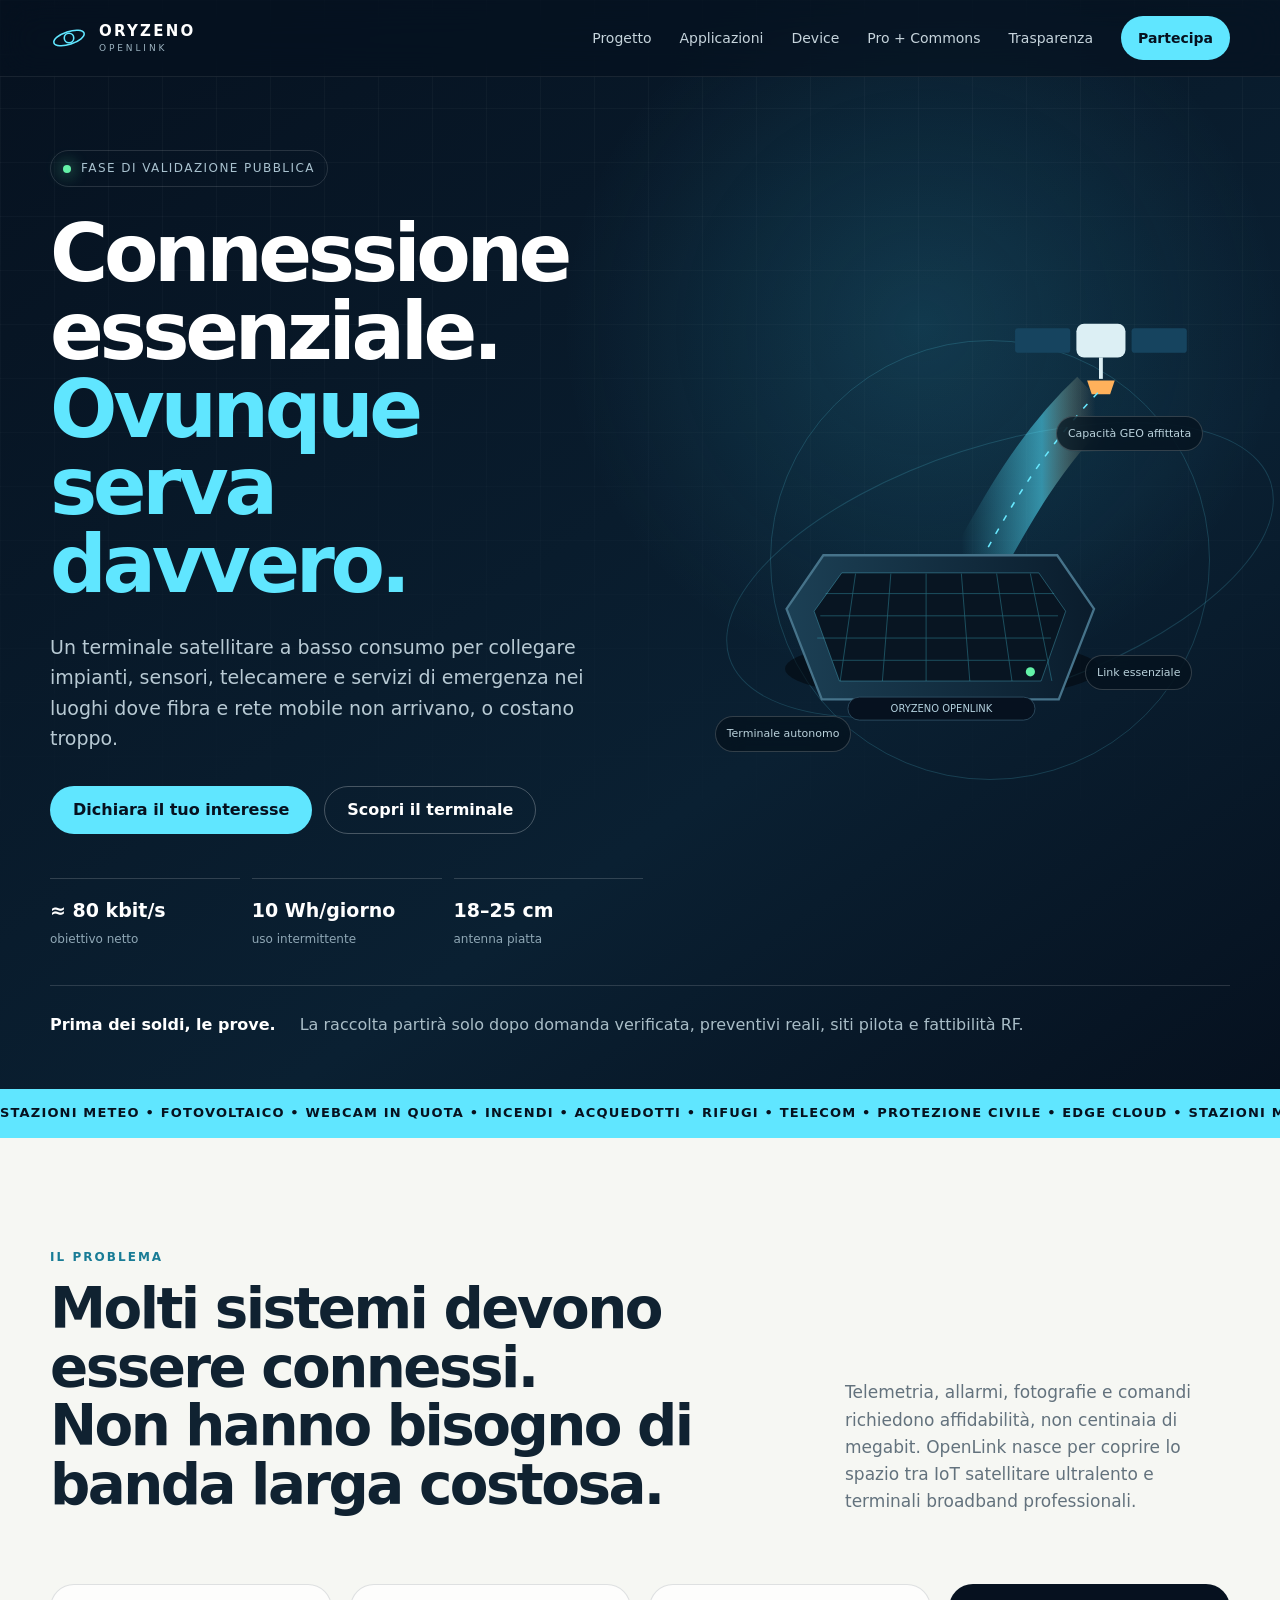
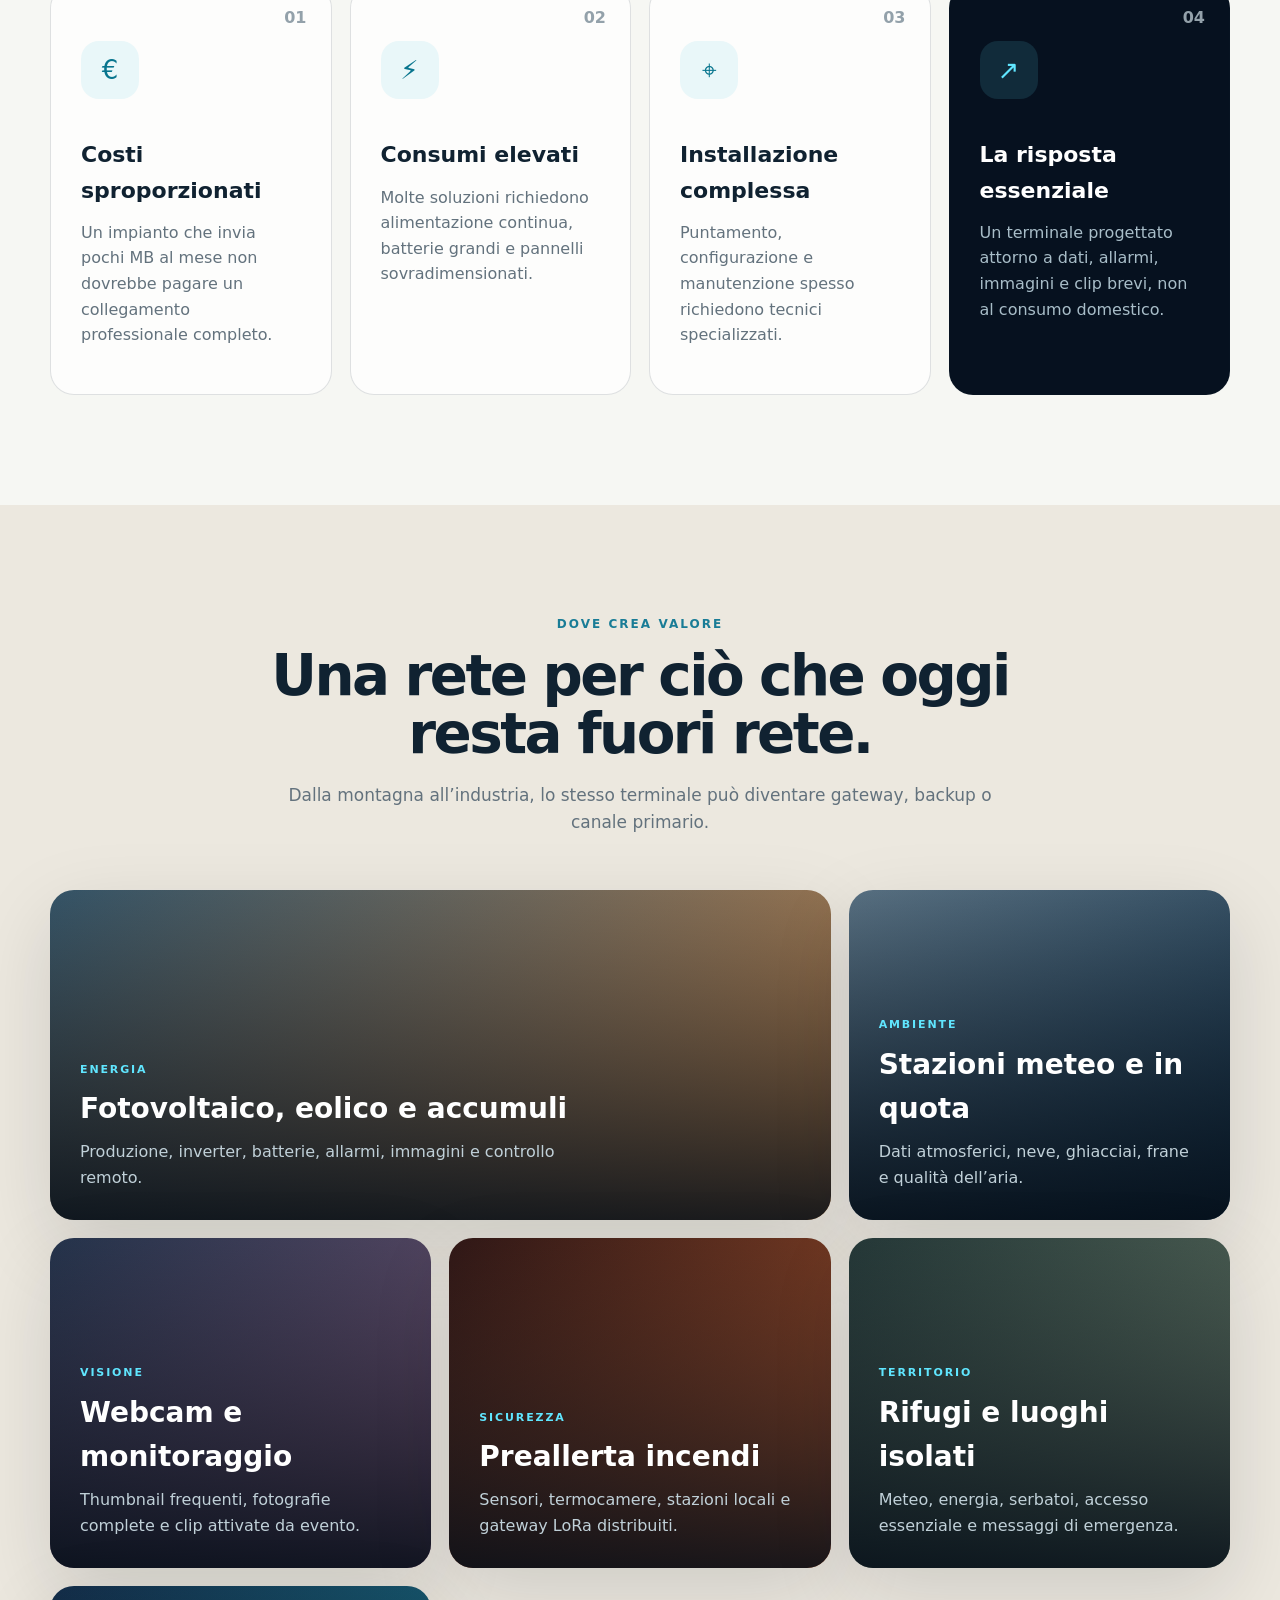
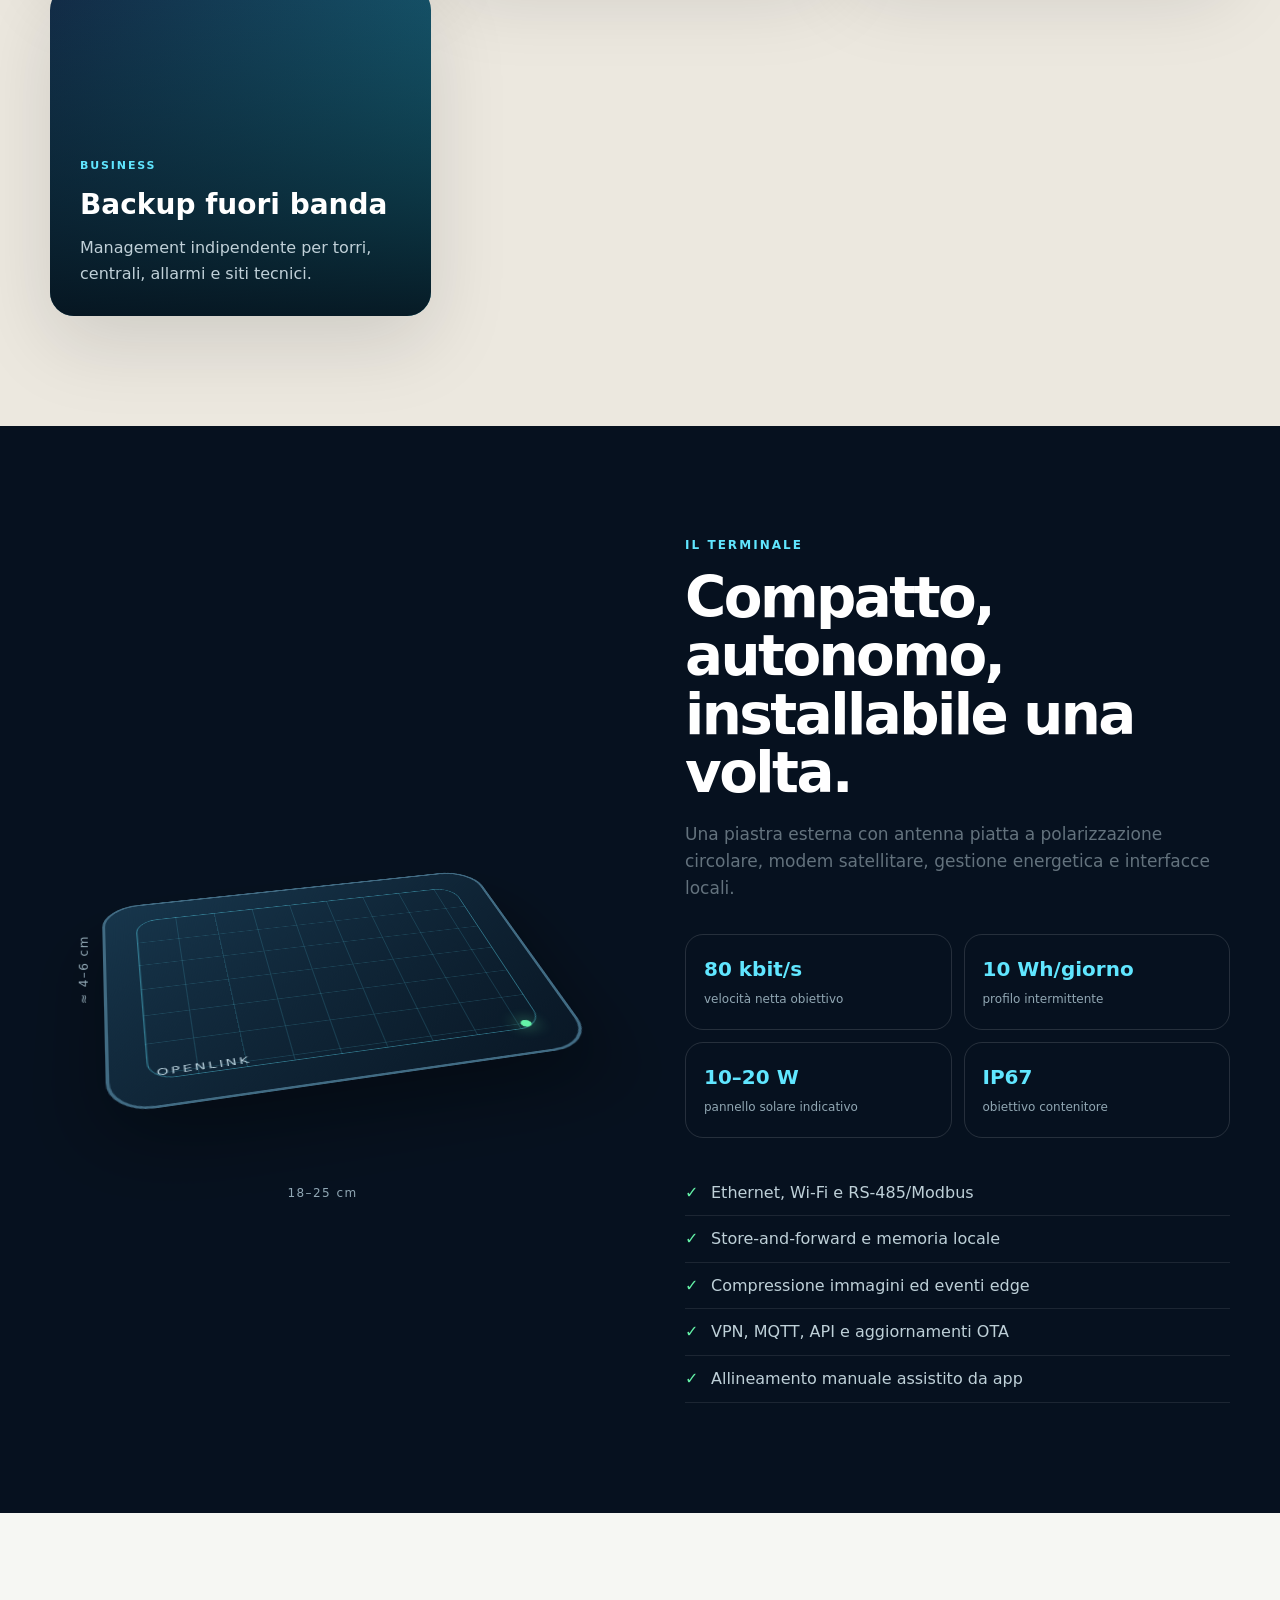
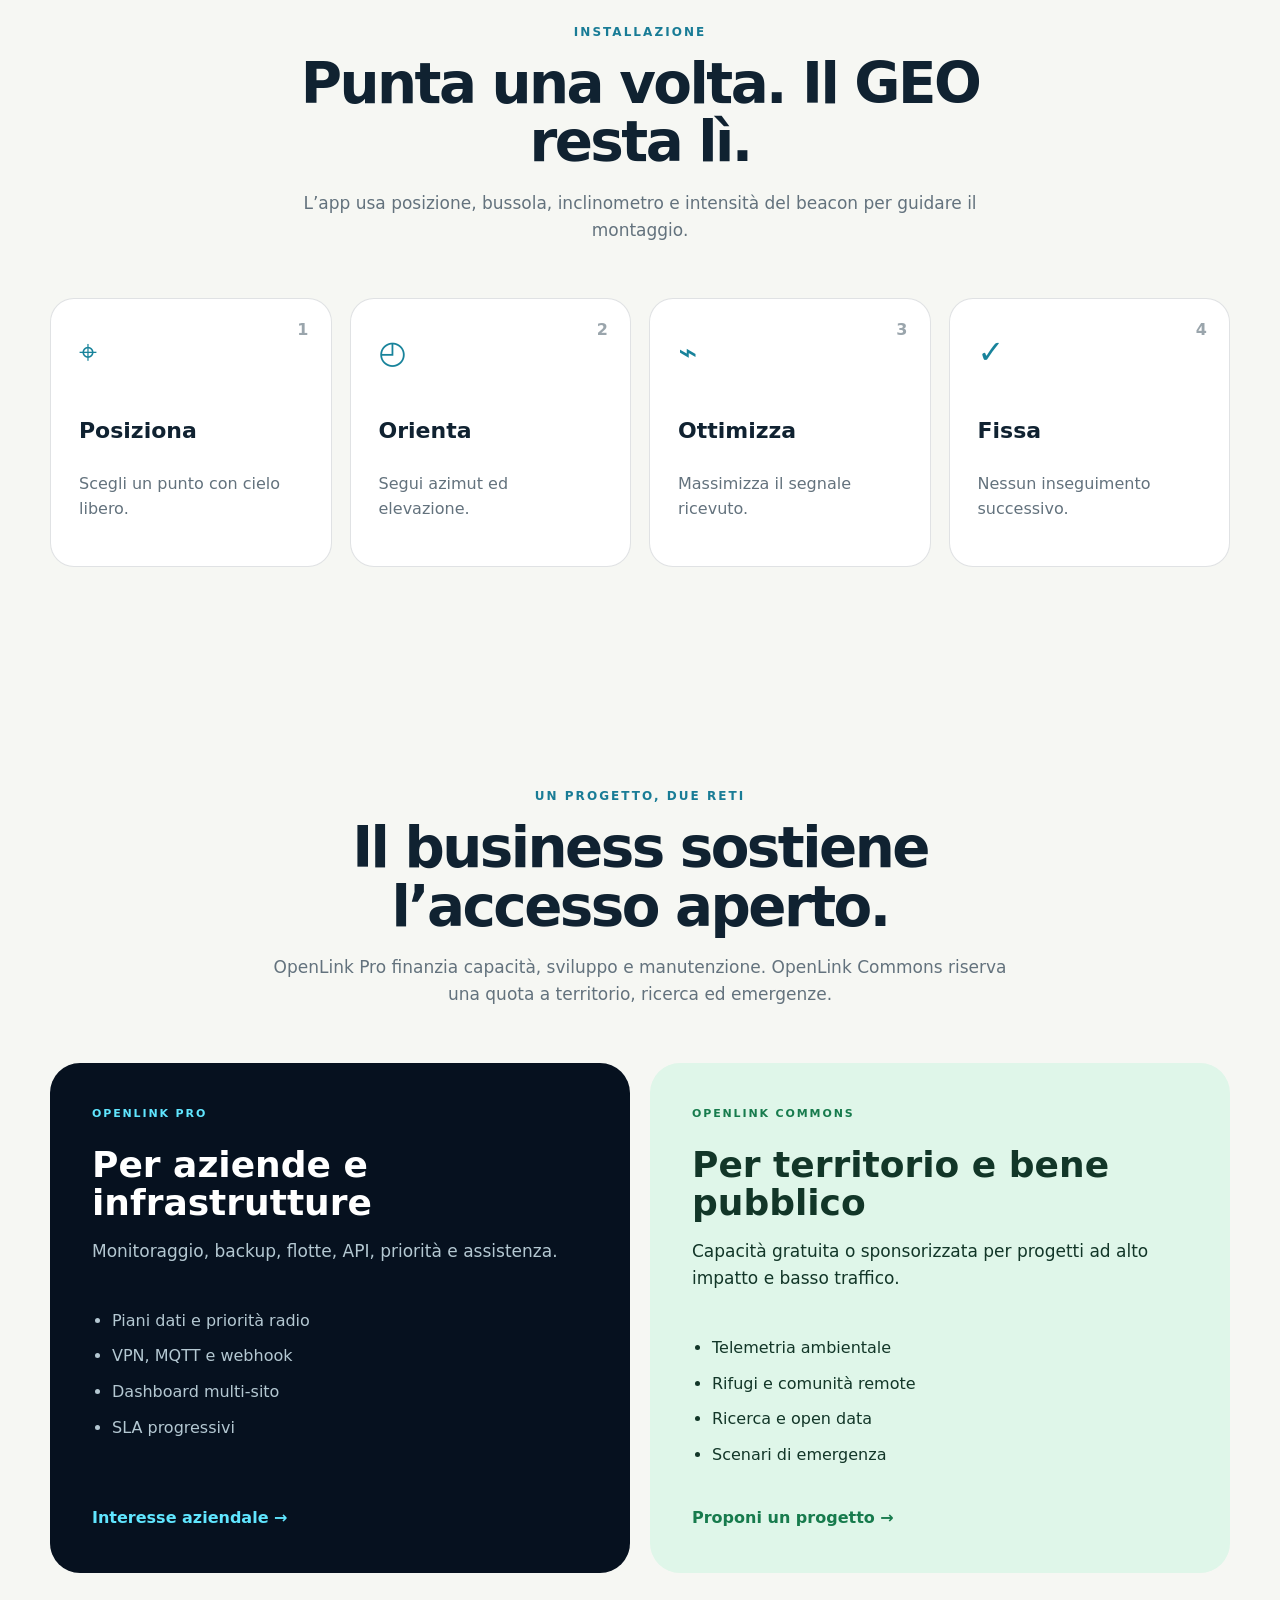
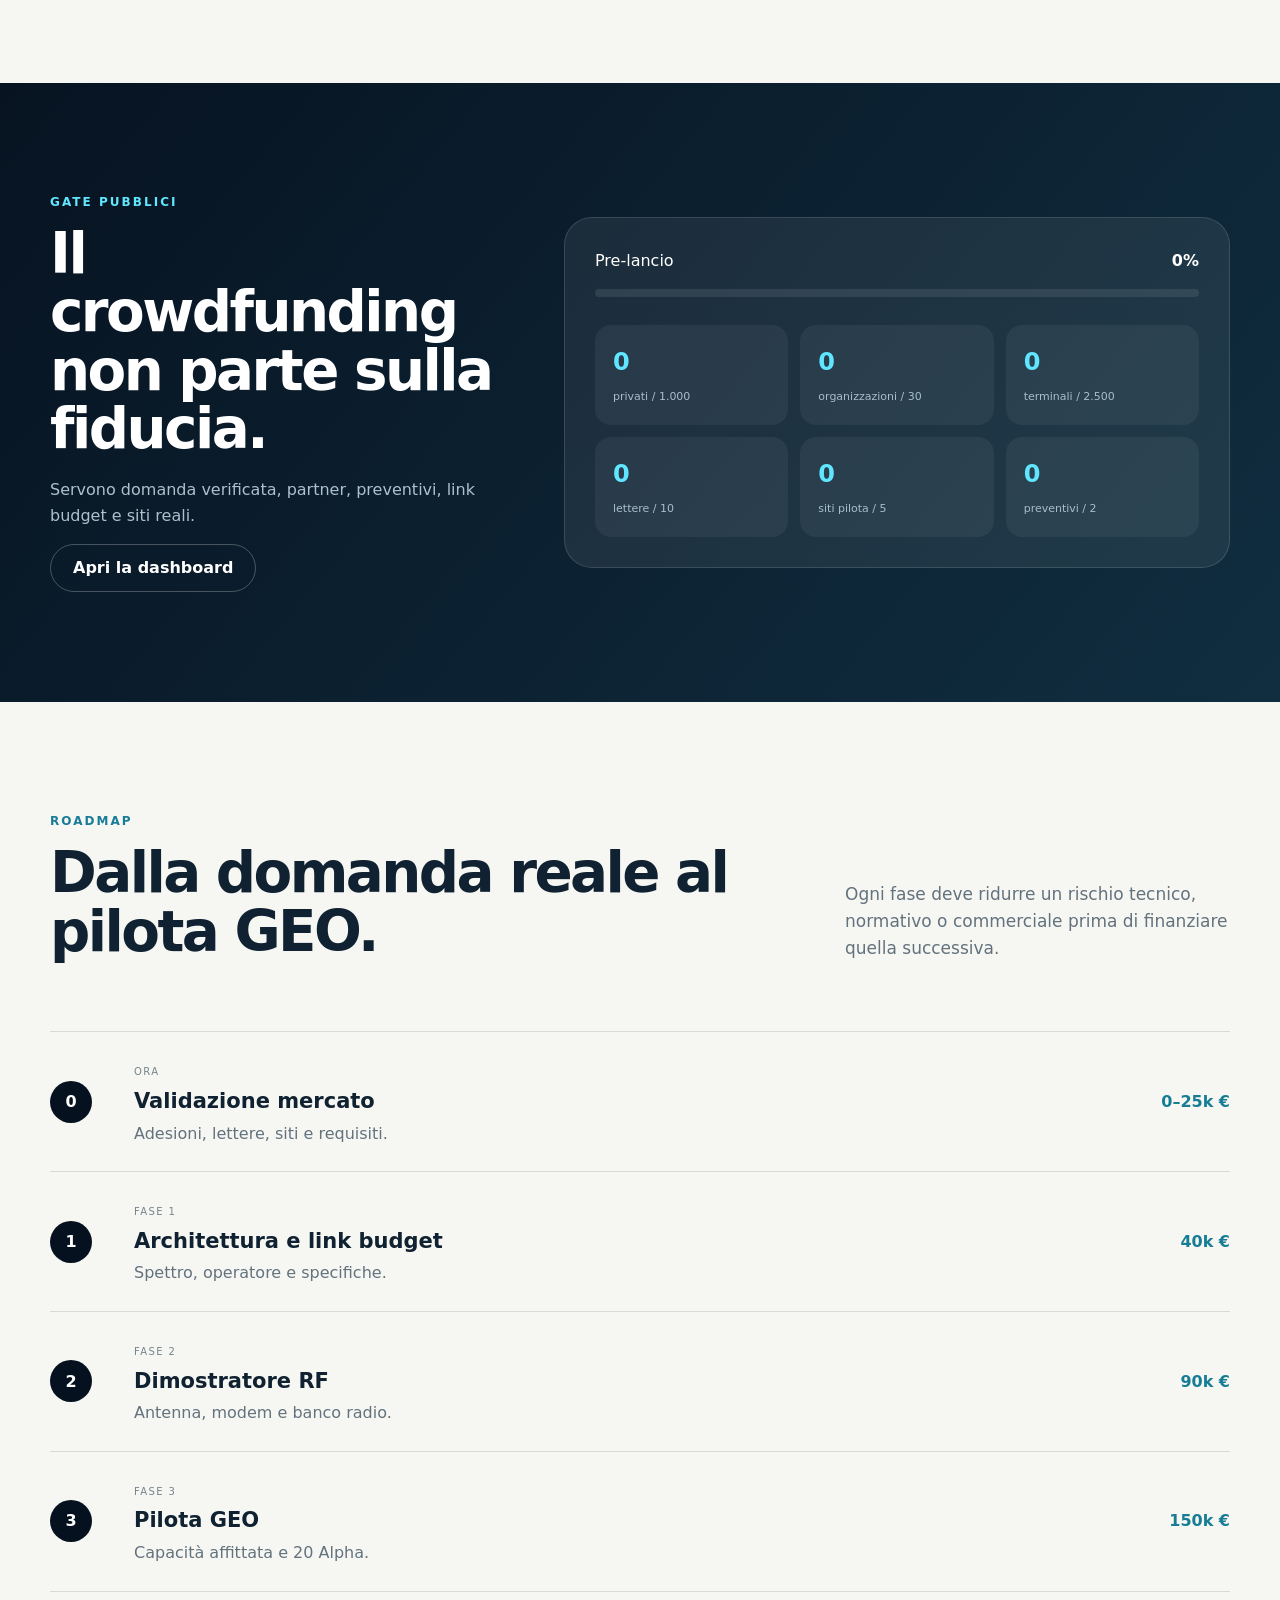
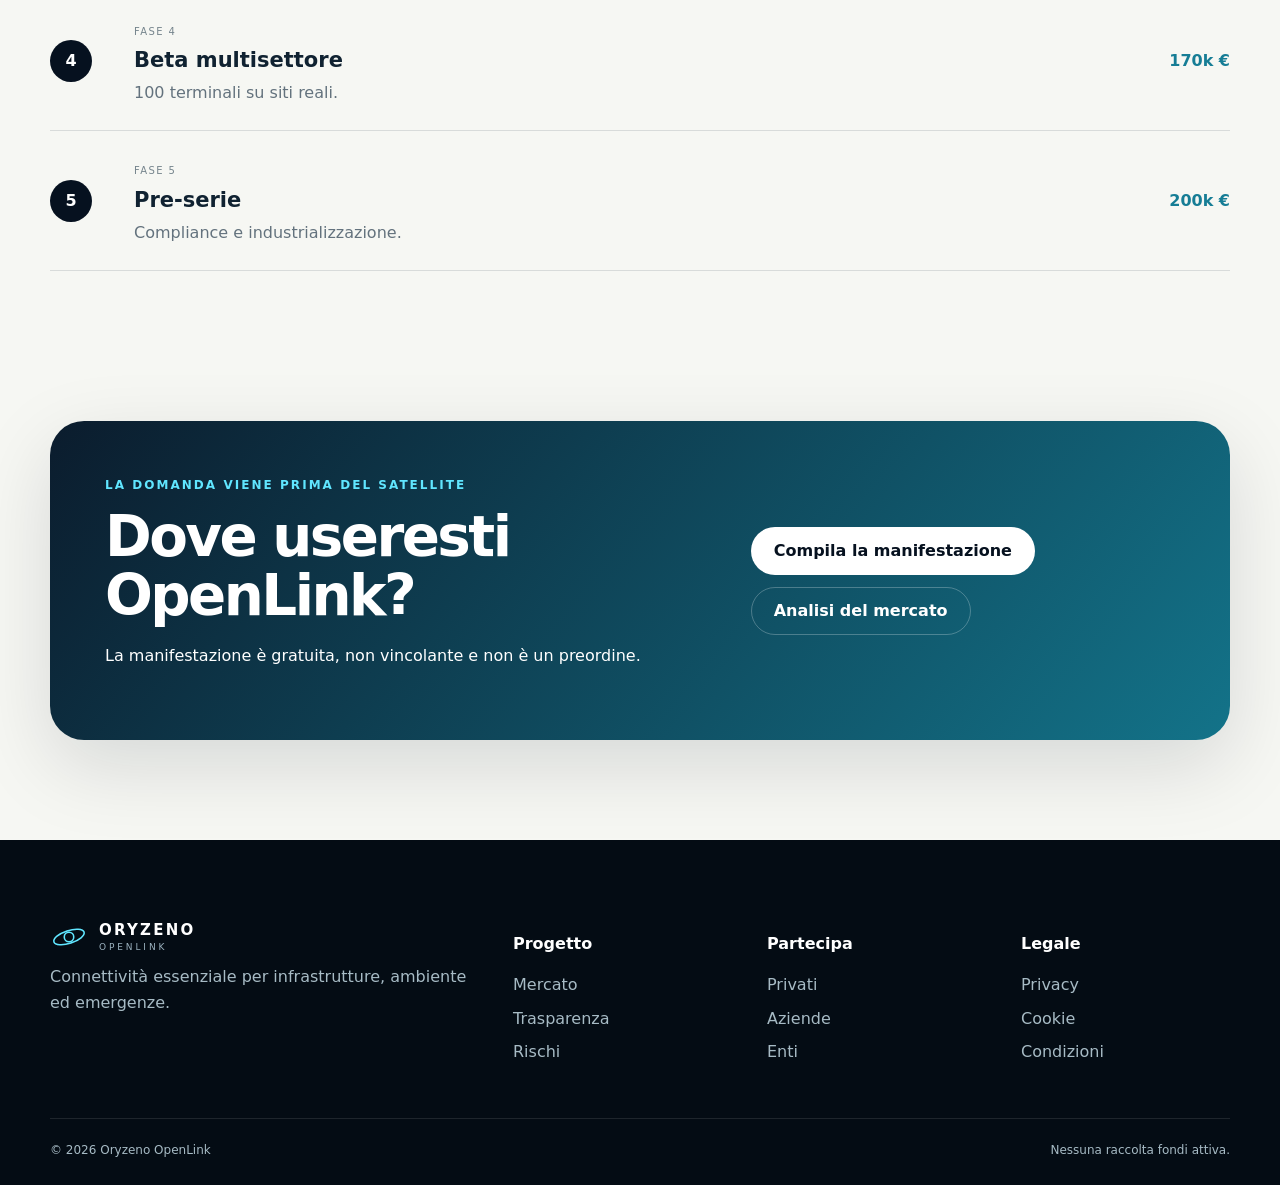
<file: index.html>
<!doctype html>
<html lang="it">
<head>
  <meta charset="utf-8">
  <meta name="viewport" content="width=device-width,initial-scale=1">
  <meta name="description" content="Oryzeno OpenLink: connettività satellitare essenziale per infrastrutture, ambiente, ricerca ed emergenze.">
  <meta name="theme-color" content="#06111f">
  <title>Oryzeno OpenLink — Connessione essenziale, ovunque</title>
  <link rel="icon" href="assets/img/favicon.svg" type="image/svg+xml">
  <link rel="stylesheet" href="assets/css/style.css">
  <script defer src="assets/js/app.js"></script>
</head>
<body>
  <a class="skip" href="#main">Vai al contenuto</a>
  <header class="header" data-header>
    <div class="container nav">
      <a class="logo" href="index.html" aria-label="Oryzeno OpenLink">
        <svg viewBox="0 0 48 48" aria-hidden="true"><circle cx="24" cy="24" r="6"/><ellipse cx="24" cy="24" rx="20" ry="8" transform="rotate(-18 24 24)"/></svg>
        <span><strong>ORYZENO</strong><small>OPENLINK</small></span>
      </a>
      <button class="menu" type="button" aria-label="Apri menu" aria-expanded="false" data-menu><i></i><i></i><i></i></button>
      <nav data-nav>
        <a href="#progetto">Progetto</a>
        <a href="#usi">Applicazioni</a>
        <a href="#device">Device</a>
        <a href="#modello">Pro + Commons</a>
        <a href="trasparenza.html">Trasparenza</a>
        <a class="nav-cta" href="manifestazione.html">Partecipa</a>
      </nav>
    </div>
  </header>

  <main id="main">
    <section class="hero">
      <div class="hero-grid"></div>
      <div class="container hero-layout">
        <div class="hero-copy reveal">
          <div class="status"><span></span> Fase di validazione pubblica</div>
          <h1>Connessione essenziale.<br><em>Ovunque serva davvero.</em></h1>
          <p>Un terminale satellitare a basso consumo per collegare impianti, sensori, telecamere e servizi di emergenza nei luoghi dove fibra e rete mobile non arrivano, o costano troppo.</p>
          <div class="actions">
            <a class="btn primary" href="manifestazione.html">Dichiara il tuo interesse</a>
            <a class="btn ghost" href="#device">Scopri il terminale</a>
          </div>
          <div class="hero-metrics">
            <div><strong>≈ 80 kbit/s</strong><span>obiettivo netto</span></div>
            <div><strong>10 Wh/giorno</strong><span>uso intermittente</span></div>
            <div><strong>18–25 cm</strong><span>antenna piatta</span></div>
          </div>
        </div>

        <div class="hero-art reveal" aria-label="Illustrazione del terminale OpenLink">
          <div class="orbit orbit-a"></div><div class="orbit orbit-b"></div>
          <svg viewBox="0 0 700 620" role="img">
            <defs>
              <linearGradient id="g1" x1="0" x2="1"><stop stop-color="#1c4055"/><stop offset="1" stop-color="#0a1c2c"/></linearGradient>
              <linearGradient id="g2" x1="0" x2="1"><stop stop-color="#55e4ff" stop-opacity="0"/><stop offset=".6" stop-color="#55e4ff" stop-opacity=".55"/><stop offset="1" stop-color="#ffbd73" stop-opacity="0"/></linearGradient>
            </defs>
            <g class="sat"><rect x="500" y="70" width="64" height="44" rx="10" fill="#dceff4"/><rect x="420" y="76" width="72" height="32" rx="4" fill="#16445f"/><rect x="572" y="76" width="72" height="32" rx="4" fill="#16445f"/><path d="M532 114v28" stroke="#dceff4" stroke-width="5"/><path d="M514 144h36l-6 18h-24z" fill="#ffb15b"/></g>
            <path d="M525 165C455 230 410 310 350 420" stroke="url(#g2)" stroke-width="70" fill="none"/>
            <path d="M528 160C456 236 408 315 354 420" stroke="#69e9ff" stroke-width="2" stroke-dasharray="8 12" fill="none"/>
            <g transform="translate(90 350)">
              <ellipse cx="235" cy="170" rx="205" ry="40" fill="#02070c" opacity=".55"/>
              <path d="M80 22h305l48 70-46 118H78L32 92z" fill="url(#g1)" stroke="#46738a" stroke-width="3"/>
              <path d="M104 45h257l35 50-32 91H101L68 95z" fill="#081522" stroke="#63e6ff" stroke-opacity=".38"/>
              <g stroke="#4bdaf0" opacity=".38"><path d="M83 72h298M76 101h310M72 130h305M92 159h278"/><path d="M122 46l-20 140M168 46l-11 140M214 46v140M260 46l11 140M306 46l20 140M350 46l28 140"/></g>
              <circle cx="350" cy="174" r="6" fill="#63f2a8"/>
              <rect x="112" y="207" width="244" height="30" rx="15" fill="#06111f" stroke="#34556b"/>
              <text x="234" y="227" text-anchor="middle" fill="#b3d0dd" font-size="13" font-family="system-ui">ORYZENO OPENLINK</text>
            </g>
          </svg>
          <span class="tag t1">Capacità GEO affittata</span><span class="tag t2">Terminale autonomo</span><span class="tag t3">Link essenziale</span>
        </div>
      </div>
      <div class="container notice reveal"><strong>Prima dei soldi, le prove.</strong><span>La raccolta partirà solo dopo domanda verificata, preventivi reali, siti pilota e fattibilità RF.</span></div>
    </section>

    <section class="ticker" aria-label="Applicazioni"><div>STAZIONI METEO • FOTOVOLTAICO • WEBCAM IN QUOTA • INCENDI • ACQUEDOTTI • RIFUGI • TELECOM • PROTEZIONE CIVILE • EDGE CLOUD • STAZIONI METEO • FOTOVOLTAICO • WEBCAM IN QUOTA •</div></section>

    <section id="progetto" class="section light">
      <div class="container">
        <div class="heading split reveal"><div><span class="kicker">Il problema</span><h2>Molti sistemi devono essere connessi.<br>Non hanno bisogno di banda larga costosa.</h2></div><p>Telemetria, allarmi, fotografie e comandi richiedono affidabilità, non centinaia di megabit. OpenLink nasce per coprire lo spazio tra IoT satellitare ultralento e terminali broadband professionali.</p></div>
        <div class="cards four">
          <article class="card reveal"><b>01</b><div class="icon">€</div><h3>Costi sproporzionati</h3><p>Un impianto che invia pochi MB al mese non dovrebbe pagare un collegamento professionale completo.</p></article>
          <article class="card reveal"><b>02</b><div class="icon">⚡</div><h3>Consumi elevati</h3><p>Molte soluzioni richiedono alimentazione continua, batterie grandi e pannelli sovradimensionati.</p></article>
          <article class="card reveal"><b>03</b><div class="icon">⌖</div><h3>Installazione complessa</h3><p>Puntamento, configurazione e manutenzione spesso richiedono tecnici specializzati.</p></article>
          <article class="card accent reveal"><b>04</b><div class="icon">↗</div><h3>La risposta essenziale</h3><p>Un terminale progettato attorno a dati, allarmi, immagini e clip brevi, non al consumo domestico.</p></article>
        </div>
      </div>
    </section>

    <section id="usi" class="section sand">
      <div class="container">
        <div class="heading center reveal"><span class="kicker">Dove crea valore</span><h2>Una rete per ciò che oggi resta fuori rete.</h2><p>Dalla montagna all’industria, lo stesso terminale può diventare gateway, backup o canale primario.</p></div>
        <div class="use-grid">
          <article class="use large solar reveal"><span>ENERGIA</span><h3>Fotovoltaico, eolico e accumuli</h3><p>Produzione, inverter, batterie, allarmi, immagini e controllo remoto.</p></article>
          <article class="use weather reveal"><span>AMBIENTE</span><h3>Stazioni meteo e in quota</h3><p>Dati atmosferici, neve, ghiacciai, frane e qualità dell’aria.</p></article>
          <article class="use cam reveal"><span>VISIONE</span><h3>Webcam e monitoraggio</h3><p>Thumbnail frequenti, fotografie complete e clip attivate da evento.</p></article>
          <article class="use fire reveal"><span>SICUREZZA</span><h3>Preallerta incendi</h3><p>Sensori, termocamere, stazioni locali e gateway LoRa distribuiti.</p></article>
          <article class="use refuge reveal"><span>TERRITORIO</span><h3>Rifugi e luoghi isolati</h3><p>Meteo, energia, serbatoi, accesso essenziale e messaggi di emergenza.</p></article>
          <article class="use telecom reveal"><span>BUSINESS</span><h3>Backup fuori banda</h3><p>Management indipendente per torri, centrali, allarmi e siti tecnici.</p></article>
        </div>
      </div>
    </section>

    <section id="device" class="section dark device-section">
      <div class="container device-layout">
        <div class="device-visual reveal">
          <div class="device-box"><div class="panel-grid"></div><div class="led"></div><div class="device-name">OPENLINK</div></div>
          <div class="dimension horizontal">18–25 cm</div><div class="dimension vertical">≈ 4–6 cm</div>
        </div>
        <div class="device-copy reveal"><span class="kicker light-kicker">Il terminale</span><h2>Compatto, autonomo, installabile una volta.</h2><p>Una piastra esterna con antenna piatta a polarizzazione circolare, modem satellitare, gestione energetica e interfacce locali.</p>
          <div class="specs"><div><strong>80 kbit/s</strong><span>velocità netta obiettivo</span></div><div><strong>10 Wh/giorno</strong><span>profilo intermittente</span></div><div><strong>10–20 W</strong><span>pannello solare indicativo</span></div><div><strong>IP67</strong><span>obiettivo contenitore</span></div></div>
          <ul class="checks"><li>Ethernet, Wi‑Fi e RS‑485/Modbus</li><li>Store-and-forward e memoria locale</li><li>Compressione immagini ed eventi edge</li><li>VPN, MQTT, API e aggiornamenti OTA</li><li>Allineamento manuale assistito da app</li></ul>
        </div>
      </div>
    </section>

    <section class="section install">
      <div class="container"><div class="heading center reveal"><span class="kicker">Installazione</span><h2>Punta una volta. Il GEO resta lì.</h2><p>L’app usa posizione, bussola, inclinometro e intensità del beacon per guidare il montaggio.</p></div>
        <div class="steps"><article class="step reveal"><b>1</b><div>⌖</div><h3>Posiziona</h3><p>Scegli un punto con cielo libero.</p></article><article class="step reveal"><b>2</b><div>◴</div><h3>Orienta</h3><p>Segui azimut ed elevazione.</p></article><article class="step reveal"><b>3</b><div>⌁</div><h3>Ottimizza</h3><p>Massimizza il segnale ricevuto.</p></article><article class="step reveal"><b>4</b><div>✓</div><h3>Fissa</h3><p>Nessun inseguimento successivo.</p></article></div>
      </div>
    </section>

    <section id="modello" class="section light">
      <div class="container"><div class="heading center reveal"><span class="kicker">Un progetto, due reti</span><h2>Il business sostiene l’accesso aperto.</h2><p>OpenLink Pro finanzia capacità, sviluppo e manutenzione. OpenLink Commons riserva una quota a territorio, ricerca ed emergenze.</p></div>
        <div class="dual"><article class="plan pro reveal"><span>OPENLINK PRO</span><h3>Per aziende e infrastrutture</h3><p>Monitoraggio, backup, flotte, API, priorità e assistenza.</p><ul><li>Piani dati e priorità radio</li><li>VPN, MQTT e webhook</li><li>Dashboard multi-sito</li><li>SLA progressivi</li></ul><a href="manifestazione.html?tipo=azienda">Interesse aziendale →</a></article>
        <article class="plan commons reveal"><span>OPENLINK COMMONS</span><h3>Per territorio e bene pubblico</h3><p>Capacità gratuita o sponsorizzata per progetti ad alto impatto e basso traffico.</p><ul><li>Telemetria ambientale</li><li>Rifugi e comunità remote</li><li>Ricerca e open data</li><li>Scenari di emergenza</li></ul><a href="manifestazione.html?tipo=ente">Proponi un progetto →</a></article></div>
      </div>
    </section>

    <section class="section evidence">
      <div class="container evidence-layout"><div class="reveal"><span class="kicker light-kicker">Gate pubblici</span><h2>Il crowdfunding non parte sulla fiducia.</h2><p>Servono domanda verificata, partner, preventivi, link budget e siti reali.</p><a class="btn outline" href="trasparenza.html">Apri la dashboard</a></div>
        <div class="gate reveal"><div class="gate-head"><span>Pre-lancio</span><strong data-gate>0%</strong></div><div class="bar"><i data-bar></i></div><div class="gate-grid"><div><strong data-count="individuals">0</strong><span>privati / 1.000</span></div><div><strong data-count="organisations">0</strong><span>organizzazioni / 30</span></div><div><strong data-count="devices">0</strong><span>terminali / 2.500</span></div><div><strong data-count="letters">0</strong><span>lettere / 10</span></div><div><strong data-count="pilots">0</strong><span>siti pilota / 5</span></div><div><strong data-count="quotes">0</strong><span>preventivi / 2</span></div></div></div>
      </div>
    </section>

    <section class="section roadmap-section"><div class="container"><div class="heading split reveal"><div><span class="kicker">Roadmap</span><h2>Dalla domanda reale al pilota GEO.</h2></div><p>Ogni fase deve ridurre un rischio tecnico, normativo o commerciale prima di finanziare quella successiva.</p></div>
      <div class="roadmap"><article><b>0</b><div><span>ORA</span><h3>Validazione mercato</h3><p>Adesioni, lettere, siti e requisiti.</p></div><strong>0–25k €</strong></article><article><b>1</b><div><span>FASE 1</span><h3>Architettura e link budget</h3><p>Spettro, operatore e specifiche.</p></div><strong>40k €</strong></article><article><b>2</b><div><span>FASE 2</span><h3>Dimostratore RF</h3><p>Antenna, modem e banco radio.</p></div><strong>90k €</strong></article><article><b>3</b><div><span>FASE 3</span><h3>Pilota GEO</h3><p>Capacità affittata e 20 Alpha.</p></div><strong>150k €</strong></article><article><b>4</b><div><span>FASE 4</span><h3>Beta multisettore</h3><p>100 terminali su siti reali.</p></div><strong>170k €</strong></article><article><b>5</b><div><span>FASE 5</span><h3>Pre-serie</h3><p>Compliance e industrializzazione.</p></div><strong>200k €</strong></article></div>
    </div></section>

    <section class="cta"><div class="container cta-box reveal"><div><span class="kicker light-kicker">La domanda viene prima del satellite</span><h2>Dove useresti OpenLink?</h2><p>La manifestazione è gratuita, non vincolante e non è un preordine.</p></div><div><a class="btn white" href="manifestazione.html">Compila la manifestazione</a><a class="btn outline" href="mercato.html">Analisi del mercato</a></div></div></section>
  </main>

  <footer class="footer"><div class="container footer-grid"><div><a class="logo" href="index.html"><svg viewBox="0 0 48 48"><circle cx="24" cy="24" r="6"/><ellipse cx="24" cy="24" rx="20" ry="8" transform="rotate(-18 24 24)"/></svg><span><strong>ORYZENO</strong><small>OPENLINK</small></span></a><p>Connettività essenziale per infrastrutture, ambiente ed emergenze.</p></div><div><h4>Progetto</h4><a href="mercato.html">Mercato</a><a href="trasparenza.html">Trasparenza</a><a href="rischi.html">Rischi</a></div><div><h4>Partecipa</h4><a href="manifestazione.html?tipo=privato">Privati</a><a href="manifestazione.html?tipo=azienda">Aziende</a><a href="manifestazione.html?tipo=ente">Enti</a></div><div><h4>Legale</h4><a href="privacy.html">Privacy</a><a href="cookies.html">Cookie</a><a href="termini.html">Condizioni</a></div></div><div class="container footer-bottom"><span>© <span data-year></span> Oryzeno OpenLink</span><span>Nessuna raccolta fondi attiva.</span></div></footer>
</body>
</html>
</file>
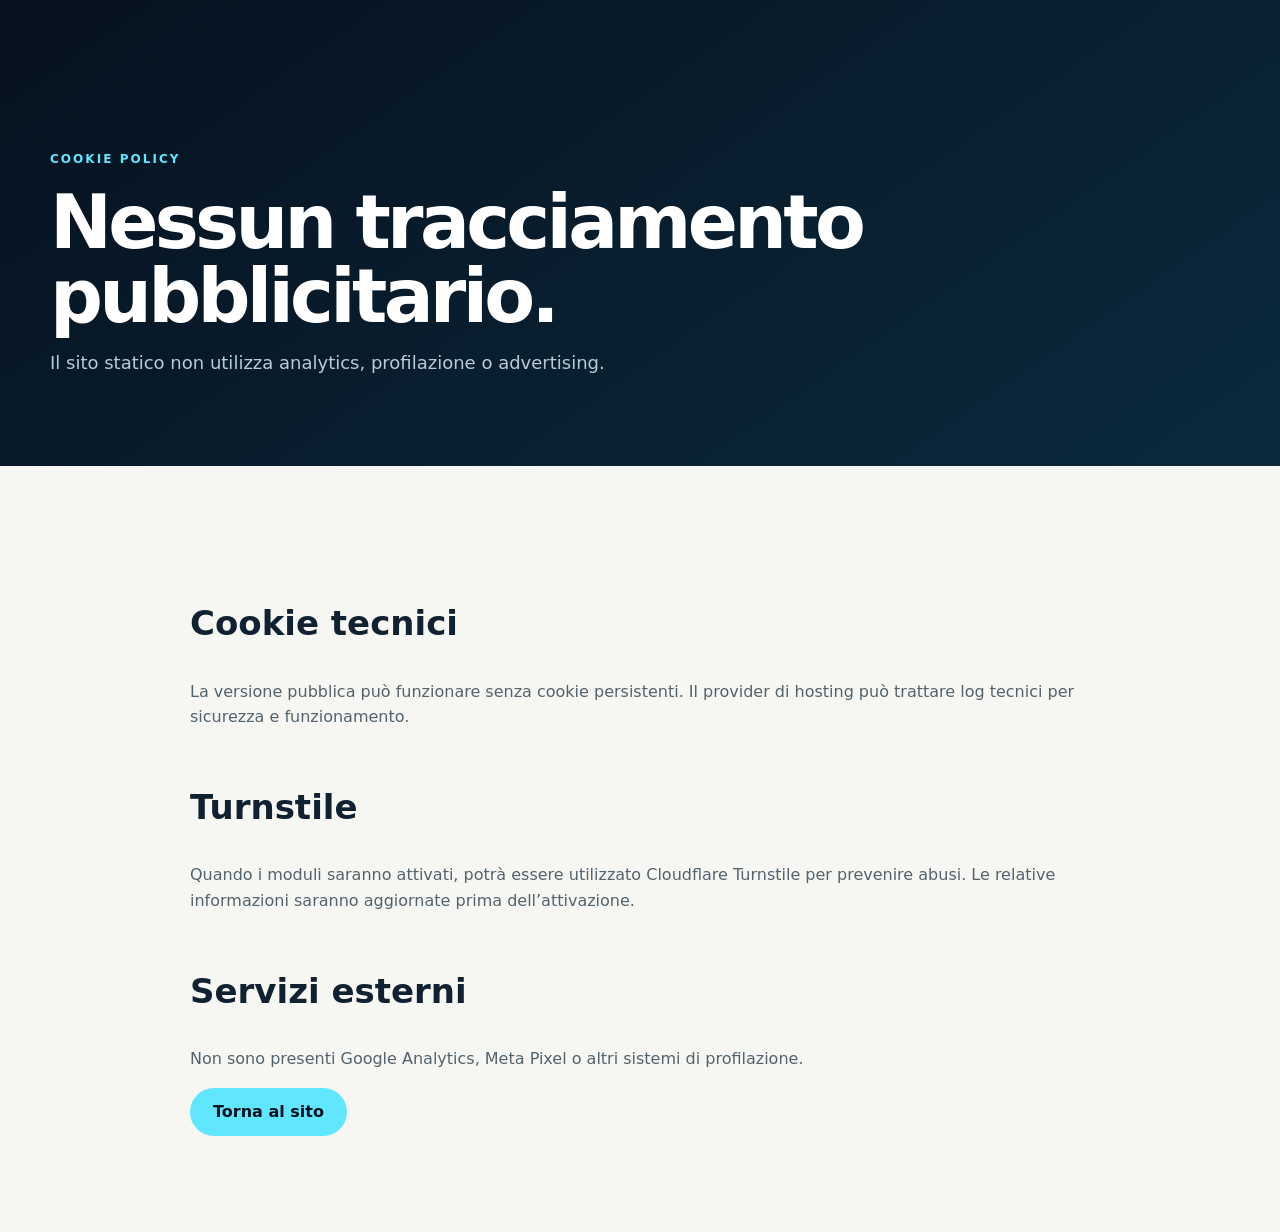
<file: cookies.html>
<!doctype html><html lang="it"><head><meta charset="utf-8"><meta name="viewport" content="width=device-width,initial-scale=1"><title>Cookie — Oryzeno OpenLink</title><link rel="stylesheet" href="assets/css/style.css"></head><body><main><section class="page-hero"><div class="container"><span class="kicker light-kicker">Cookie policy</span><h1>Nessun tracciamento pubblicitario.</h1><p>Il sito statico non utilizza analytics, profilazione o advertising.</p></div></section><section class="page"><div class="container content"><h2>Cookie tecnici</h2><p>La versione pubblica può funzionare senza cookie persistenti. Il provider di hosting può trattare log tecnici per sicurezza e funzionamento.</p><h2>Turnstile</h2><p>Quando i moduli saranno attivati, potrà essere utilizzato Cloudflare Turnstile per prevenire abusi. Le relative informazioni saranno aggiornate prima dell’attivazione.</p><h2>Servizi esterni</h2><p>Non sono presenti Google Analytics, Meta Pixel o altri sistemi di profilazione.</p><p><a class="btn primary" href="index.html">Torna al sito</a></p></div></section></main></body></html>
</file>
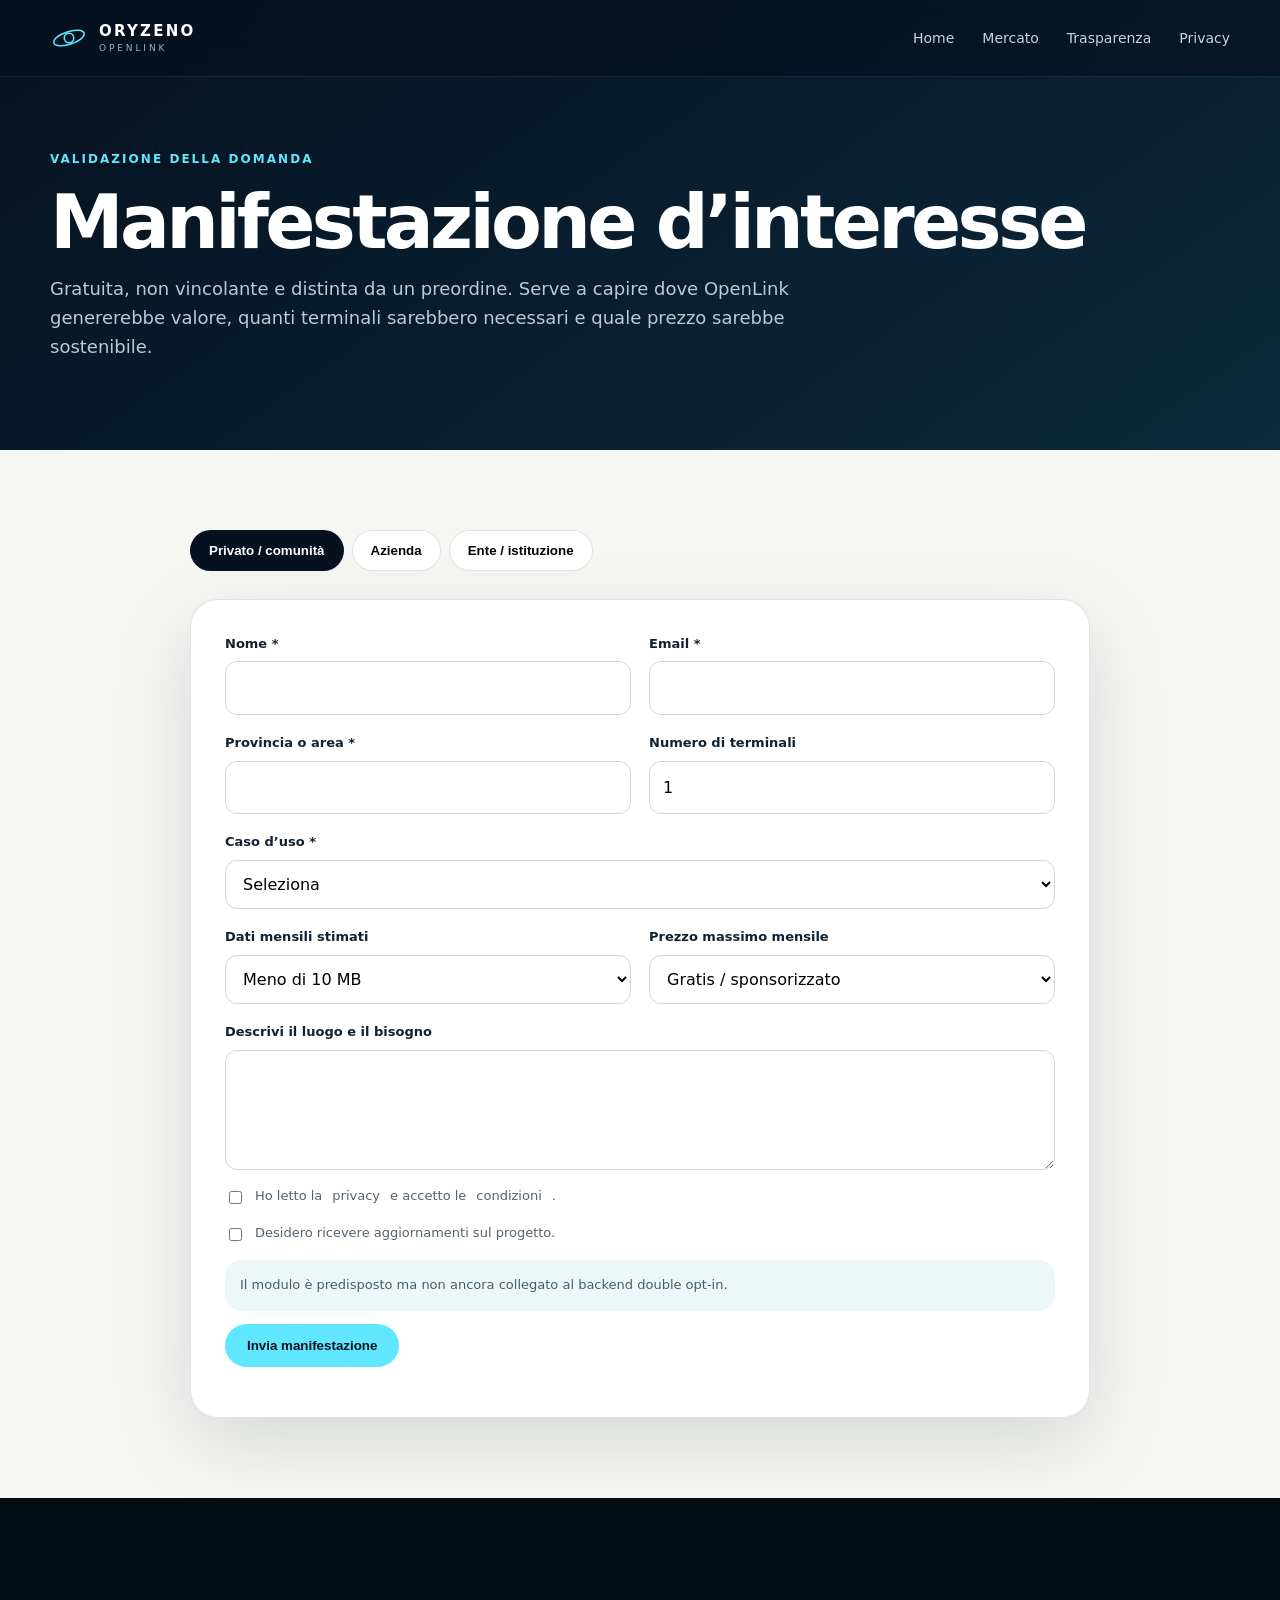
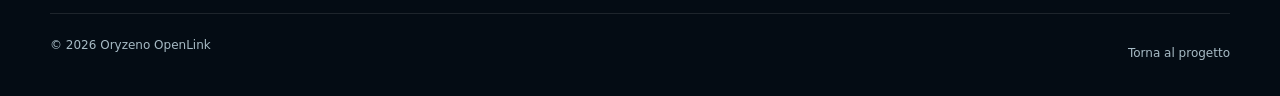
<file: manifestazione.html>
<!doctype html><html lang="it"><head><meta charset="utf-8"><meta name="viewport" content="width=device-width,initial-scale=1"><title>Manifestazione d’interesse — Oryzeno OpenLink</title><link rel="icon" href="assets/img/favicon.svg"><link rel="stylesheet" href="assets/css/style.css"><script defer src="assets/js/app.js"></script></head><body><header class="header scrolled" data-header><div class="container nav"><a class="logo" href="index.html"><svg viewBox="0 0 48 48"><circle cx="24" cy="24" r="6"/><ellipse cx="24" cy="24" rx="20" ry="8" transform="rotate(-18 24 24)"/></svg><span><strong>ORYZENO</strong><small>OPENLINK</small></span></a><button class="menu" data-menu><i></i><i></i><i></i></button><nav data-nav><a href="index.html">Home</a><a href="mercato.html">Mercato</a><a href="trasparenza.html">Trasparenza</a><a href="privacy.html">Privacy</a></nav></div></header><main><section class="page-hero"><div class="container"><span class="kicker light-kicker">Validazione della domanda</span><h1>Manifestazione d’interesse</h1><p>Gratuita, non vincolante e distinta da un preordine. Serve a capire dove OpenLink genererebbe valore, quanti terminali sarebbero necessari e quale prezzo sarebbe sostenibile.</p></div></section><section class="page"><div class="container form-shell"><div class="form-tabs"><button data-tab="privato">Privato / comunità</button><button data-tab="azienda">Azienda</button><button data-tab="ente">Ente / istituzione</button></div>
<form class="interest-form" data-form="privato"><div class="form-grid"><div class="field"><label>Nome *</label><input required name="nome" autocomplete="name"></div><div class="field"><label>Email *</label><input required type="email" name="email" autocomplete="email"></div><div class="field"><label>Provincia o area *</label><input required name="area"></div><div class="field"><label>Numero di terminali</label><input type="number" min="1" value="1"></div><div class="field full"><label>Caso d’uso *</label><select required><option value="">Seleziona</option><option>Rifugio o baita</option><option>Stazione meteo</option><option>Webcam</option><option>Fotovoltaico</option><option>Agricoltura</option><option>Emergenza</option><option>Altro</option></select></div><div class="field"><label>Dati mensili stimati</label><select><option>Meno di 10 MB</option><option>10–100 MB</option><option>100–500 MB</option><option>Oltre 500 MB</option></select></div><div class="field"><label>Prezzo massimo mensile</label><select><option>Gratis / sponsorizzato</option><option>Fino a 5 €</option><option>Fino a 10 €</option><option>Fino a 20 €</option></select></div><div class="field full"><label>Descrivi il luogo e il bisogno</label><textarea></textarea></div></div><label class="checkline"><input required type="checkbox"> Ho letto la <a href="privacy.html">privacy</a> e accetto le <a href="termini.html">condizioni</a>.</label><label class="checkline"><input type="checkbox"> Desidero ricevere aggiornamenti sul progetto.</label><p class="form-note">Il modulo è predisposto ma non ancora collegato al backend double opt-in.</p><button class="submit">Invia manifestazione</button><p data-status></p></form>
<form class="interest-form" data-form="azienda"><div class="form-grid"><div class="field"><label>Ragione sociale *</label><input required></div><div class="field"><label>Email aziendale *</label><input required type="email"></div><div class="field"><label>Referente e ruolo *</label><input required></div><div class="field"><label>Settore *</label><select required><option>Energia</option><option>Telecom</option><option>Acqua e utility</option><option>Industria</option><option>Agricoltura</option><option>Servizi cloud / MSP</option><option>Altro</option></select></div><div class="field"><label>Siti potenziali</label><input type="number" min="1"></div><div class="field"><label>Endpoint potenziali</label><input type="number" min="1"></div><div class="field full"><label>Funzione richiesta</label><select><option>Telemetria primaria</option><option>Backup fuori banda</option><option>Fotografie / clip</option><option>Gateway sensori</option><option>Accesso remoto tecnico</option></select></div><div class="field"><label>Budget mensile per sito</label><select><option>Fino a 10 €</option><option>10–25 €</option><option>25–50 €</option><option>Oltre 50 € con SLA</option></select></div><div class="field"><label>Disponibilità pilota</label><select><option>Sì</option><option>Da valutare</option><option>No</option></select></div><div class="field full"><label>Requisiti tecnici e integrazioni</label><textarea placeholder="MQTT, Modbus, VPN, webhook, SLA..."></textarea></div></div><label class="checkline"><input required type="checkbox"> Accetto privacy e condizioni della manifestazione non vincolante.</label><label class="checkline"><input type="checkbox"> Sono disponibile a valutare una lettera d’interesse non vincolante.</label><p class="form-note">Le aziende verificate saranno conteggiate separatamente nelle metriche pubbliche aggregate.</p><button class="submit">Invia interesse aziendale</button><p data-status></p></form>
<form class="interest-form" data-form="ente"><div class="form-grid"><div class="field"><label>Ente / organizzazione *</label><input required></div><div class="field"><label>Email istituzionale *</label><input required type="email"></div><div class="field"><label>Referente e ruolo *</label><input required></div><div class="field"><label>Tipologia *</label><select><option>Comune / ente locale</option><option>Protezione civile</option><option>Università / ricerca</option><option>Parco / ambiente</option><option>Associazione / rifugio</option><option>ONG</option><option>Altro</option></select></div><div class="field"><label>Siti disponibili</label><input type="number" min="0"></div><div class="field"><label>Terminali potenziali</label><input type="number" min="1"></div><div class="field full"><label>Finalità pubblica</label><textarea placeholder="Monitoraggio ambientale, emergenza, ricerca, territorio..."></textarea></div><div class="field"><label>Patrocinio</label><select><option>Possibile</option><option>Da valutare</option><option>No</option></select></div><div class="field"><label>Open data</label><select><option>Possibile</option><option>Da valutare</option><option>No</option></select></div></div><label class="checkline"><input required type="checkbox"> Accetto privacy e condizioni della manifestazione non vincolante.</label><label class="checkline"><input type="checkbox"> L’ente è disponibile a valutare un sito pilota.</label><p class="form-note">Nomi e loghi non saranno pubblicati senza autorizzazione separata.</p><button class="submit">Invia proposta Commons</button><p data-status></p></form></div></section></main><footer class="footer"><div class="container footer-bottom"><span>© <span data-year></span> Oryzeno OpenLink</span><a href="index.html">Torna al progetto</a></div></footer></body></html>
</file>
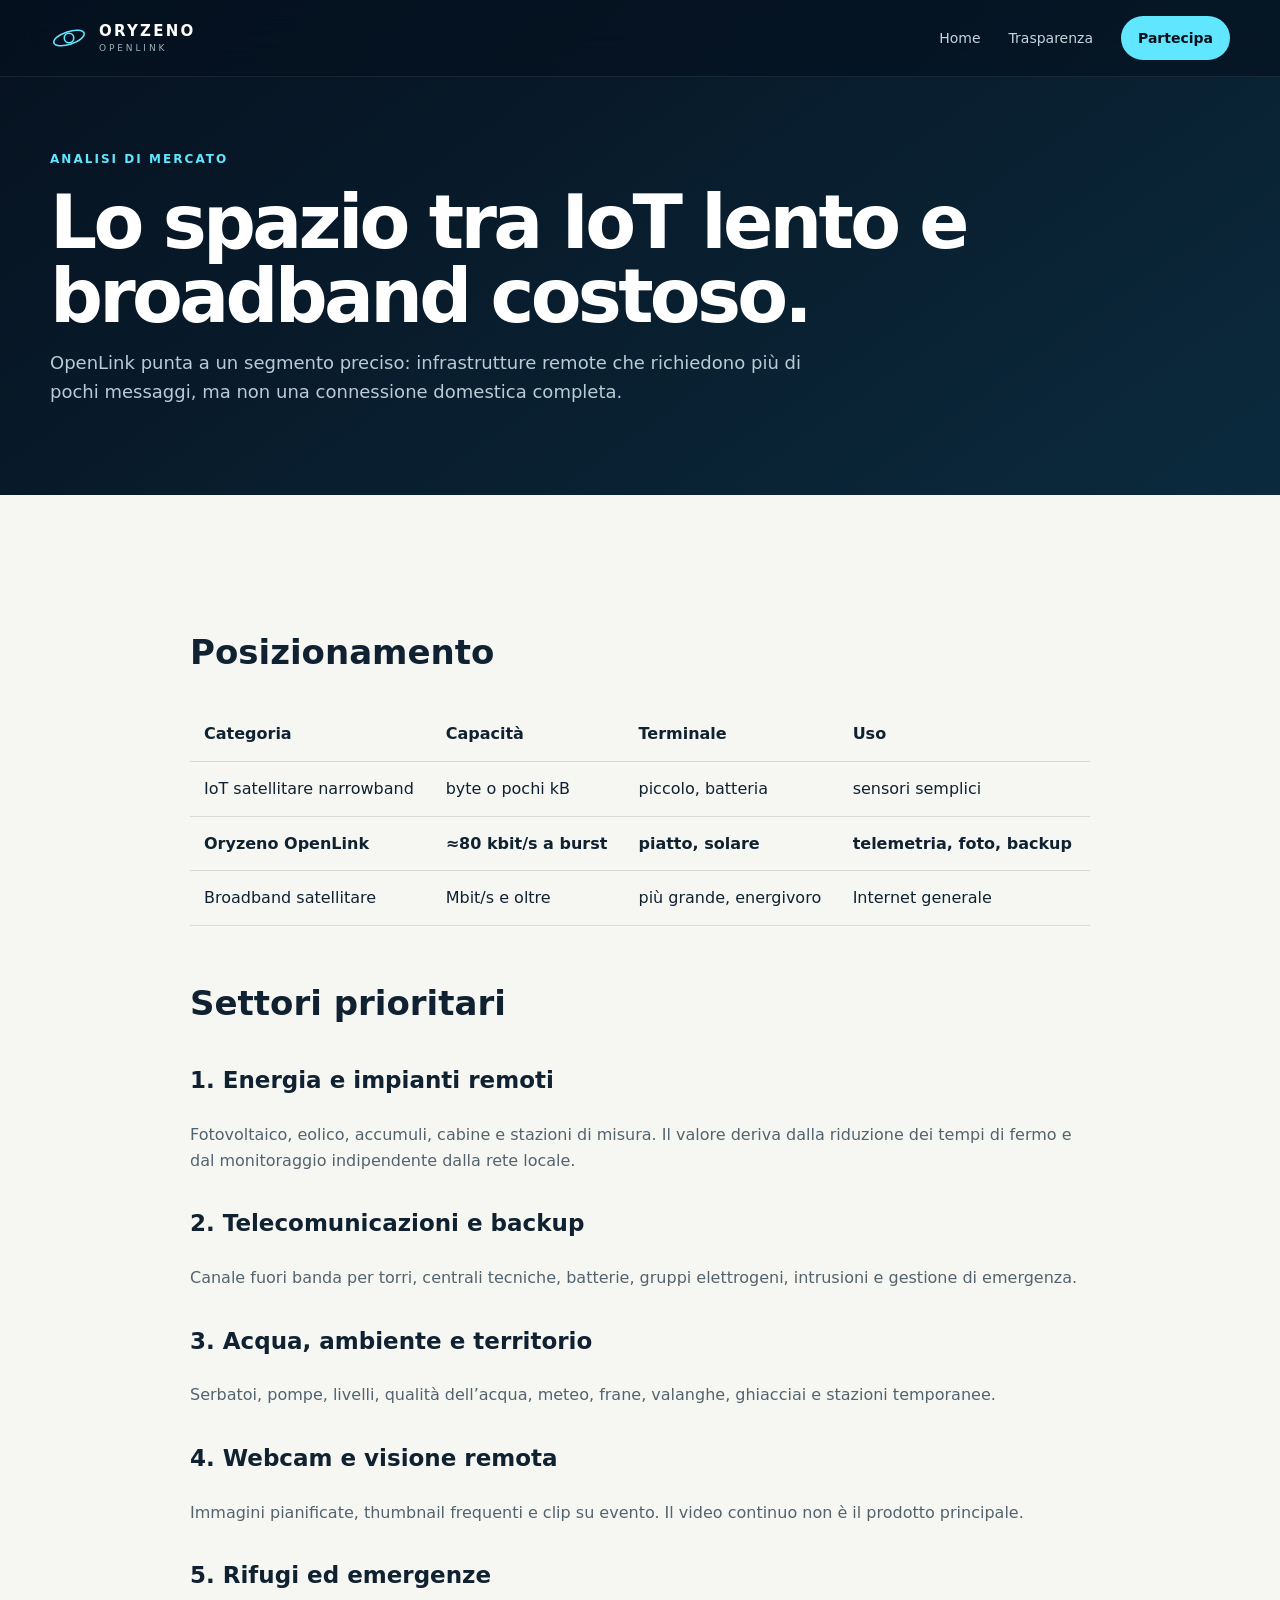
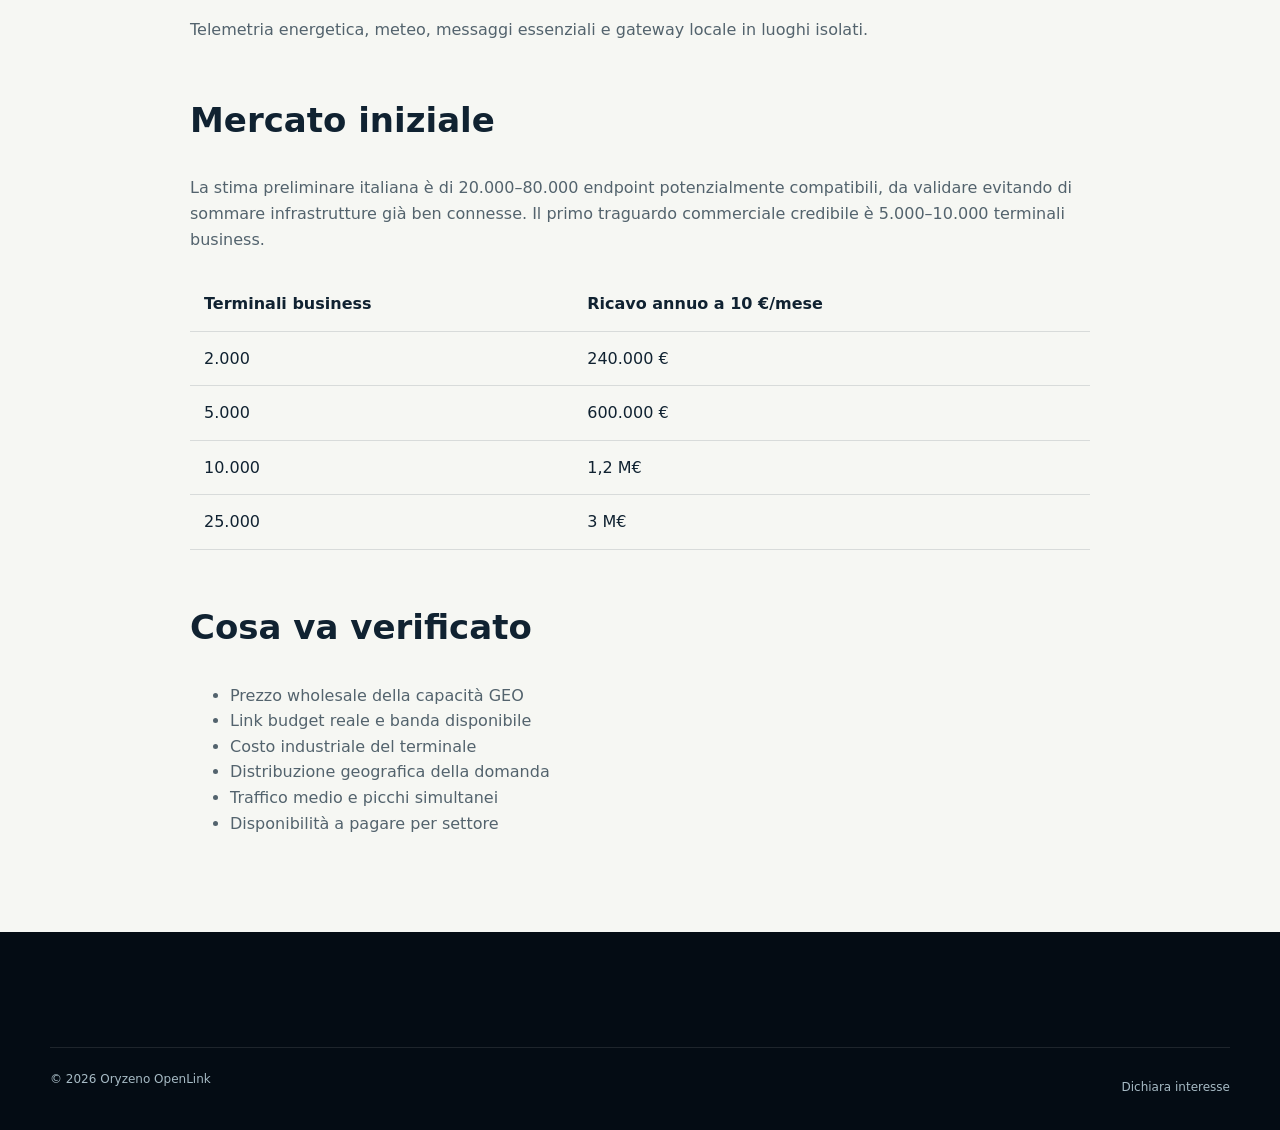
<file: mercato.html>
<!doctype html><html lang="it"><head><meta charset="utf-8"><meta name="viewport" content="width=device-width,initial-scale=1"><title>Mercato — Oryzeno OpenLink</title><link rel="icon" href="assets/img/favicon.svg"><link rel="stylesheet" href="assets/css/style.css"><script defer src="assets/js/app.js"></script></head><body><header class="header scrolled" data-header><div class="container nav"><a class="logo" href="index.html"><svg viewBox="0 0 48 48"><circle cx="24" cy="24" r="6"/><ellipse cx="24" cy="24" rx="20" ry="8" transform="rotate(-18 24 24)"/></svg><span><strong>ORYZENO</strong><small>OPENLINK</small></span></a><button class="menu" data-menu><i></i><i></i><i></i></button><nav data-nav><a href="index.html">Home</a><a href="trasparenza.html">Trasparenza</a><a class="nav-cta" href="manifestazione.html">Partecipa</a></nav></div></header><main><section class="page-hero"><div class="container"><span class="kicker light-kicker">Analisi di mercato</span><h1>Lo spazio tra IoT lento e broadband costoso.</h1><p>OpenLink punta a un segmento preciso: infrastrutture remote che richiedono più di pochi messaggi, ma non una connessione domestica completa.</p></div></section><section class="page"><div class="container content"><h2>Posizionamento</h2><table><tr><th>Categoria</th><th>Capacità</th><th>Terminale</th><th>Uso</th></tr><tr><td>IoT satellitare narrowband</td><td>byte o pochi kB</td><td>piccolo, batteria</td><td>sensori semplici</td></tr><tr><td><strong>Oryzeno OpenLink</strong></td><td><strong>≈80 kbit/s a burst</strong></td><td><strong>piatto, solare</strong></td><td><strong>telemetria, foto, backup</strong></td></tr><tr><td>Broadband satellitare</td><td>Mbit/s e oltre</td><td>più grande, energivoro</td><td>Internet generale</td></tr></table><h2>Settori prioritari</h2><h3>1. Energia e impianti remoti</h3><p>Fotovoltaico, eolico, accumuli, cabine e stazioni di misura. Il valore deriva dalla riduzione dei tempi di fermo e dal monitoraggio indipendente dalla rete locale.</p><h3>2. Telecomunicazioni e backup</h3><p>Canale fuori banda per torri, centrali tecniche, batterie, gruppi elettrogeni, intrusioni e gestione di emergenza.</p><h3>3. Acqua, ambiente e territorio</h3><p>Serbatoi, pompe, livelli, qualità dell’acqua, meteo, frane, valanghe, ghiacciai e stazioni temporanee.</p><h3>4. Webcam e visione remota</h3><p>Immagini pianificate, thumbnail frequenti e clip su evento. Il video continuo non è il prodotto principale.</p><h3>5. Rifugi ed emergenze</h3><p>Telemetria energetica, meteo, messaggi essenziali e gateway locale in luoghi isolati.</p><h2>Mercato iniziale</h2><p>La stima preliminare italiana è di 20.000–80.000 endpoint potenzialmente compatibili, da validare evitando di sommare infrastrutture già ben connesse. Il primo traguardo commerciale credibile è 5.000–10.000 terminali business.</p><table><tr><th>Terminali business</th><th>Ricavo annuo a 10 €/mese</th></tr><tr><td>2.000</td><td>240.000 €</td></tr><tr><td>5.000</td><td>600.000 €</td></tr><tr><td>10.000</td><td>1,2 M€</td></tr><tr><td>25.000</td><td>3 M€</td></tr></table><h2>Cosa va verificato</h2><ul><li>Prezzo wholesale della capacità GEO</li><li>Link budget reale e banda disponibile</li><li>Costo industriale del terminale</li><li>Distribuzione geografica della domanda</li><li>Traffico medio e picchi simultanei</li><li>Disponibilità a pagare per settore</li></ul></div></section></main><footer class="footer"><div class="container footer-bottom"><span>© <span data-year></span> Oryzeno OpenLink</span><a href="manifestazione.html">Dichiara interesse</a></div></footer></body></html>
</file>
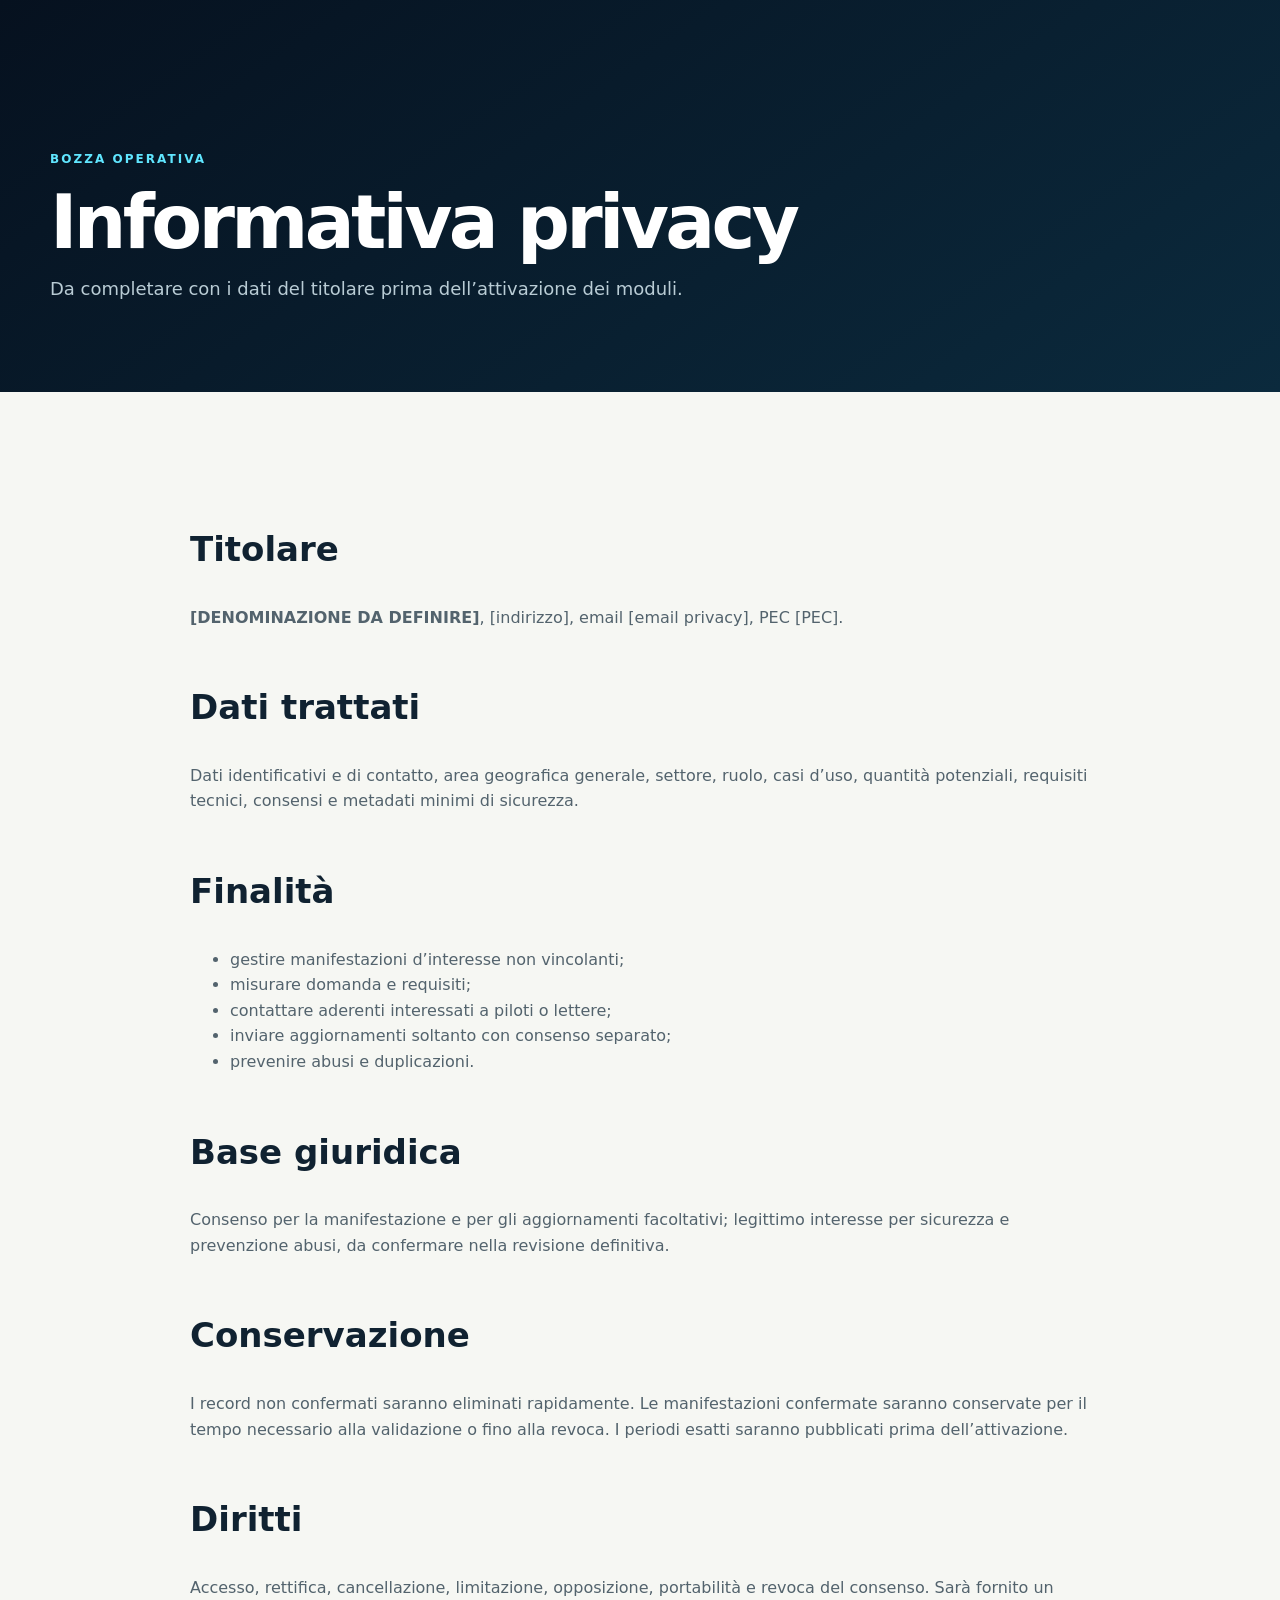
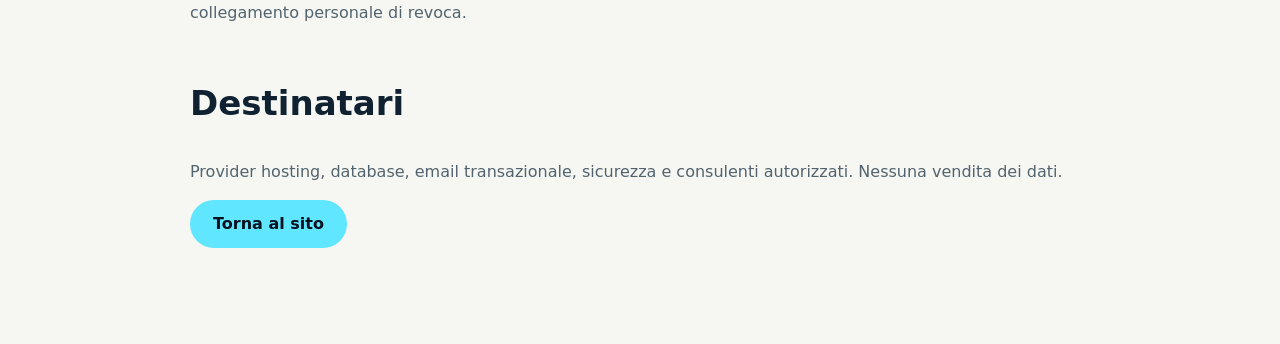
<file: privacy.html>
<!doctype html><html lang="it"><head><meta charset="utf-8"><meta name="viewport" content="width=device-width,initial-scale=1"><title>Privacy — Oryzeno OpenLink</title><link rel="stylesheet" href="assets/css/style.css"></head><body><main><section class="page-hero"><div class="container"><span class="kicker light-kicker">Bozza operativa</span><h1>Informativa privacy</h1><p>Da completare con i dati del titolare prima dell’attivazione dei moduli.</p></div></section><section class="page"><div class="container content"><h2>Titolare</h2><p><strong>[DENOMINAZIONE DA DEFINIRE]</strong>, [indirizzo], email [email privacy], PEC [PEC].</p><h2>Dati trattati</h2><p>Dati identificativi e di contatto, area geografica generale, settore, ruolo, casi d’uso, quantità potenziali, requisiti tecnici, consensi e metadati minimi di sicurezza.</p><h2>Finalità</h2><ul><li>gestire manifestazioni d’interesse non vincolanti;</li><li>misurare domanda e requisiti;</li><li>contattare aderenti interessati a piloti o lettere;</li><li>inviare aggiornamenti soltanto con consenso separato;</li><li>prevenire abusi e duplicazioni.</li></ul><h2>Base giuridica</h2><p>Consenso per la manifestazione e per gli aggiornamenti facoltativi; legittimo interesse per sicurezza e prevenzione abusi, da confermare nella revisione definitiva.</p><h2>Conservazione</h2><p>I record non confermati saranno eliminati rapidamente. Le manifestazioni confermate saranno conservate per il tempo necessario alla validazione o fino alla revoca. I periodi esatti saranno pubblicati prima dell’attivazione.</p><h2>Diritti</h2><p>Accesso, rettifica, cancellazione, limitazione, opposizione, portabilità e revoca del consenso. Sarà fornito un collegamento personale di revoca.</p><h2>Destinatari</h2><p>Provider hosting, database, email transazionale, sicurezza e consulenti autorizzati. Nessuna vendita dei dati.</p><p><a class="btn primary" href="index.html">Torna al sito</a></p></div></section></main></body></html>
</file>
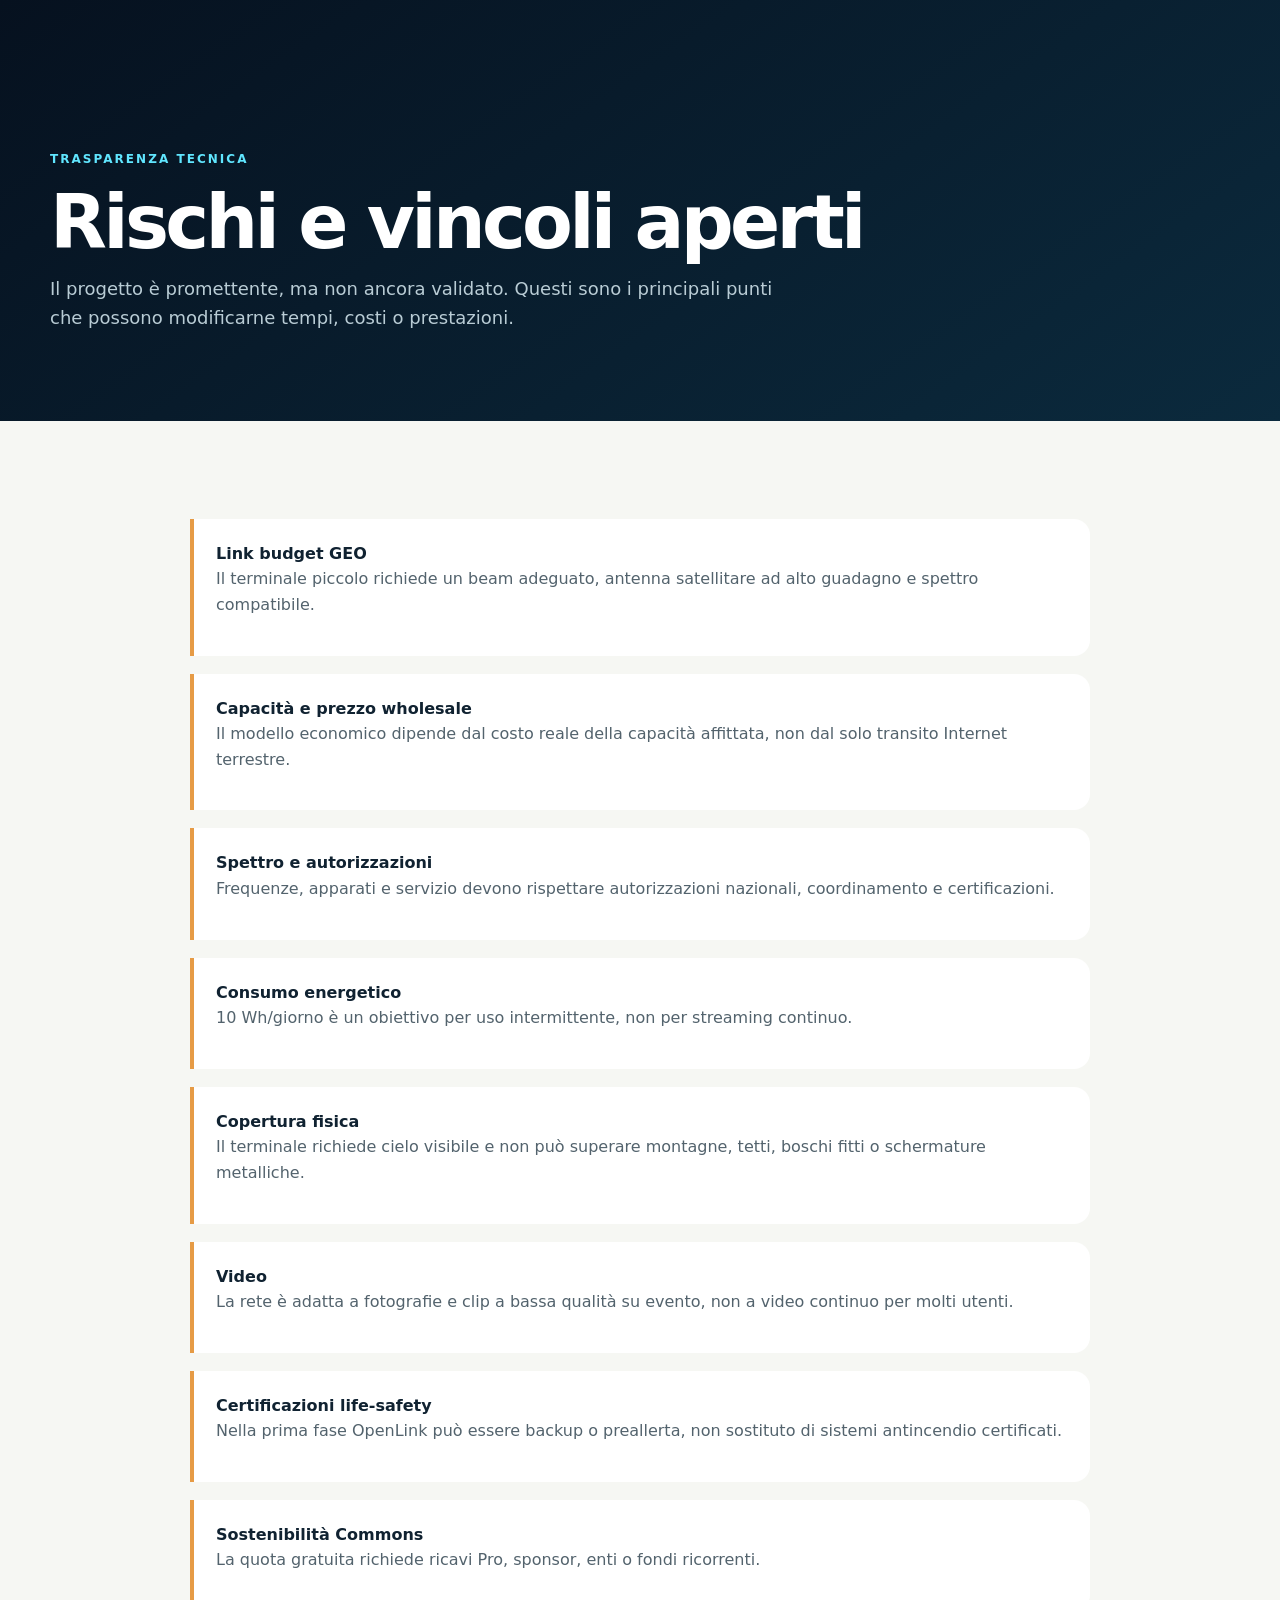
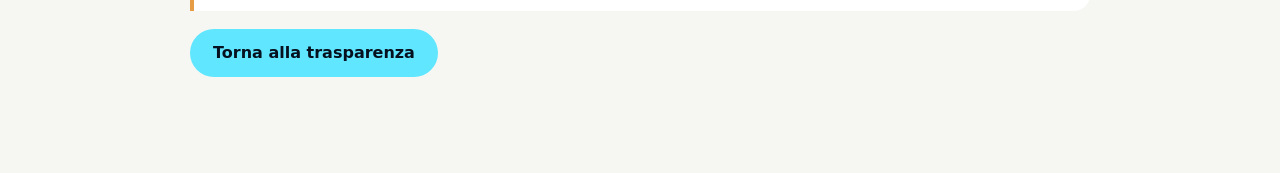
<file: rischi.html>
<!doctype html><html lang="it"><head><meta charset="utf-8"><meta name="viewport" content="width=device-width,initial-scale=1"><title>Rischi — Oryzeno OpenLink</title><link rel="stylesheet" href="assets/css/style.css"></head><body><main><section class="page-hero"><div class="container"><span class="kicker light-kicker">Trasparenza tecnica</span><h1>Rischi e vincoli aperti</h1><p>Il progetto è promettente, ma non ancora validato. Questi sono i principali punti che possono modificarne tempi, costi o prestazioni.</p></div></section><section class="page"><div class="container content"><div class="risk"><strong>Link budget GEO</strong><p>Il terminale piccolo richiede un beam adeguato, antenna satellitare ad alto guadagno e spettro compatibile.</p></div><div class="risk"><strong>Capacità e prezzo wholesale</strong><p>Il modello economico dipende dal costo reale della capacità affittata, non dal solo transito Internet terrestre.</p></div><div class="risk"><strong>Spettro e autorizzazioni</strong><p>Frequenze, apparati e servizio devono rispettare autorizzazioni nazionali, coordinamento e certificazioni.</p></div><div class="risk"><strong>Consumo energetico</strong><p>10 Wh/giorno è un obiettivo per uso intermittente, non per streaming continuo.</p></div><div class="risk"><strong>Copertura fisica</strong><p>Il terminale richiede cielo visibile e non può superare montagne, tetti, boschi fitti o schermature metalliche.</p></div><div class="risk"><strong>Video</strong><p>La rete è adatta a fotografie e clip a bassa qualità su evento, non a video continuo per molti utenti.</p></div><div class="risk"><strong>Certificazioni life-safety</strong><p>Nella prima fase OpenLink può essere backup o preallerta, non sostituto di sistemi antincendio certificati.</p></div><div class="risk"><strong>Sostenibilità Commons</strong><p>La quota gratuita richiede ricavi Pro, sponsor, enti o fondi ricorrenti.</p></div><p><a class="btn primary" href="trasparenza.html">Torna alla trasparenza</a></p></div></section></main></body></html>
</file>
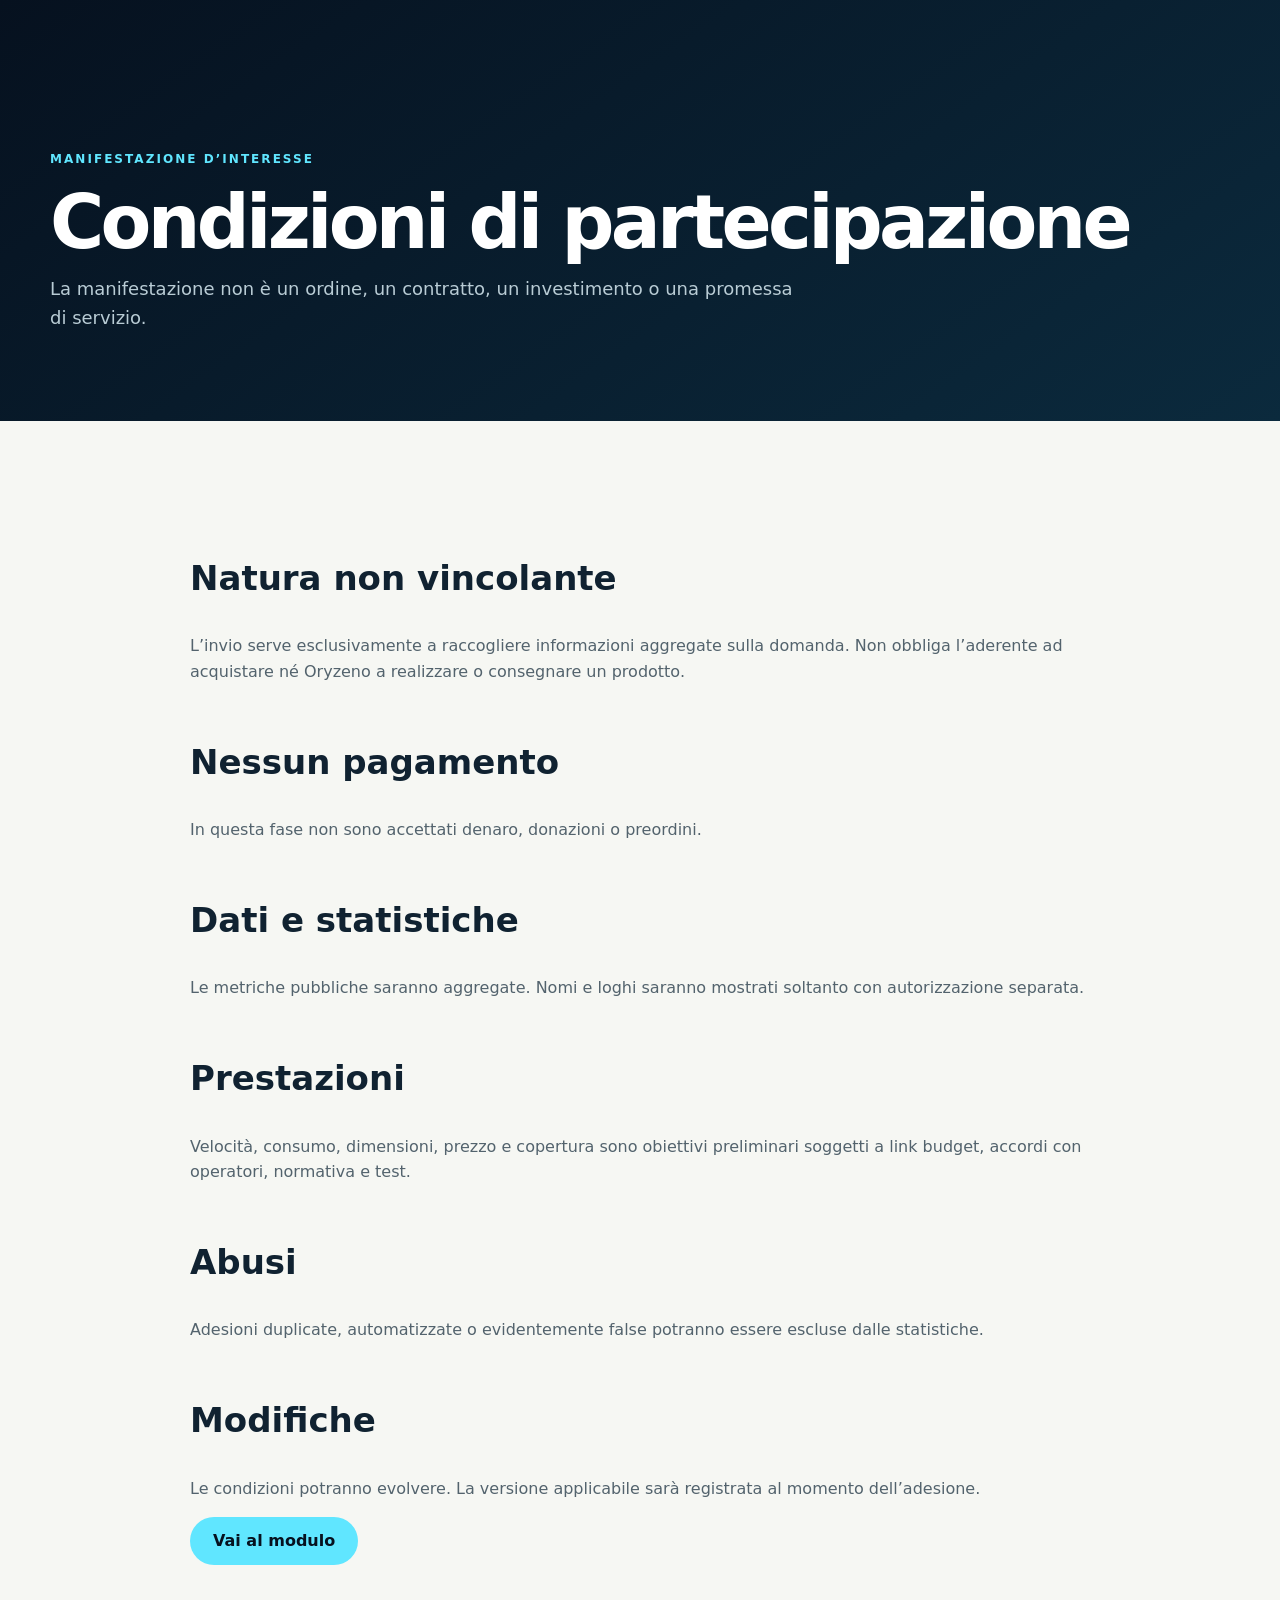
<file: termini.html>
<!doctype html><html lang="it"><head><meta charset="utf-8"><meta name="viewport" content="width=device-width,initial-scale=1"><title>Condizioni — Oryzeno OpenLink</title><link rel="stylesheet" href="assets/css/style.css"></head><body><main><section class="page-hero"><div class="container"><span class="kicker light-kicker">Manifestazione d’interesse</span><h1>Condizioni di partecipazione</h1><p>La manifestazione non è un ordine, un contratto, un investimento o una promessa di servizio.</p></div></section><section class="page"><div class="container content"><h2>Natura non vincolante</h2><p>L’invio serve esclusivamente a raccogliere informazioni aggregate sulla domanda. Non obbliga l’aderente ad acquistare né Oryzeno a realizzare o consegnare un prodotto.</p><h2>Nessun pagamento</h2><p>In questa fase non sono accettati denaro, donazioni o preordini.</p><h2>Dati e statistiche</h2><p>Le metriche pubbliche saranno aggregate. Nomi e loghi saranno mostrati soltanto con autorizzazione separata.</p><h2>Prestazioni</h2><p>Velocità, consumo, dimensioni, prezzo e copertura sono obiettivi preliminari soggetti a link budget, accordi con operatori, normativa e test.</p><h2>Abusi</h2><p>Adesioni duplicate, automatizzate o evidentemente false potranno essere escluse dalle statistiche.</p><h2>Modifiche</h2><p>Le condizioni potranno evolvere. La versione applicabile sarà registrata al momento dell’adesione.</p><p><a class="btn primary" href="manifestazione.html">Vai al modulo</a></p></div></section></main></body></html>
</file>
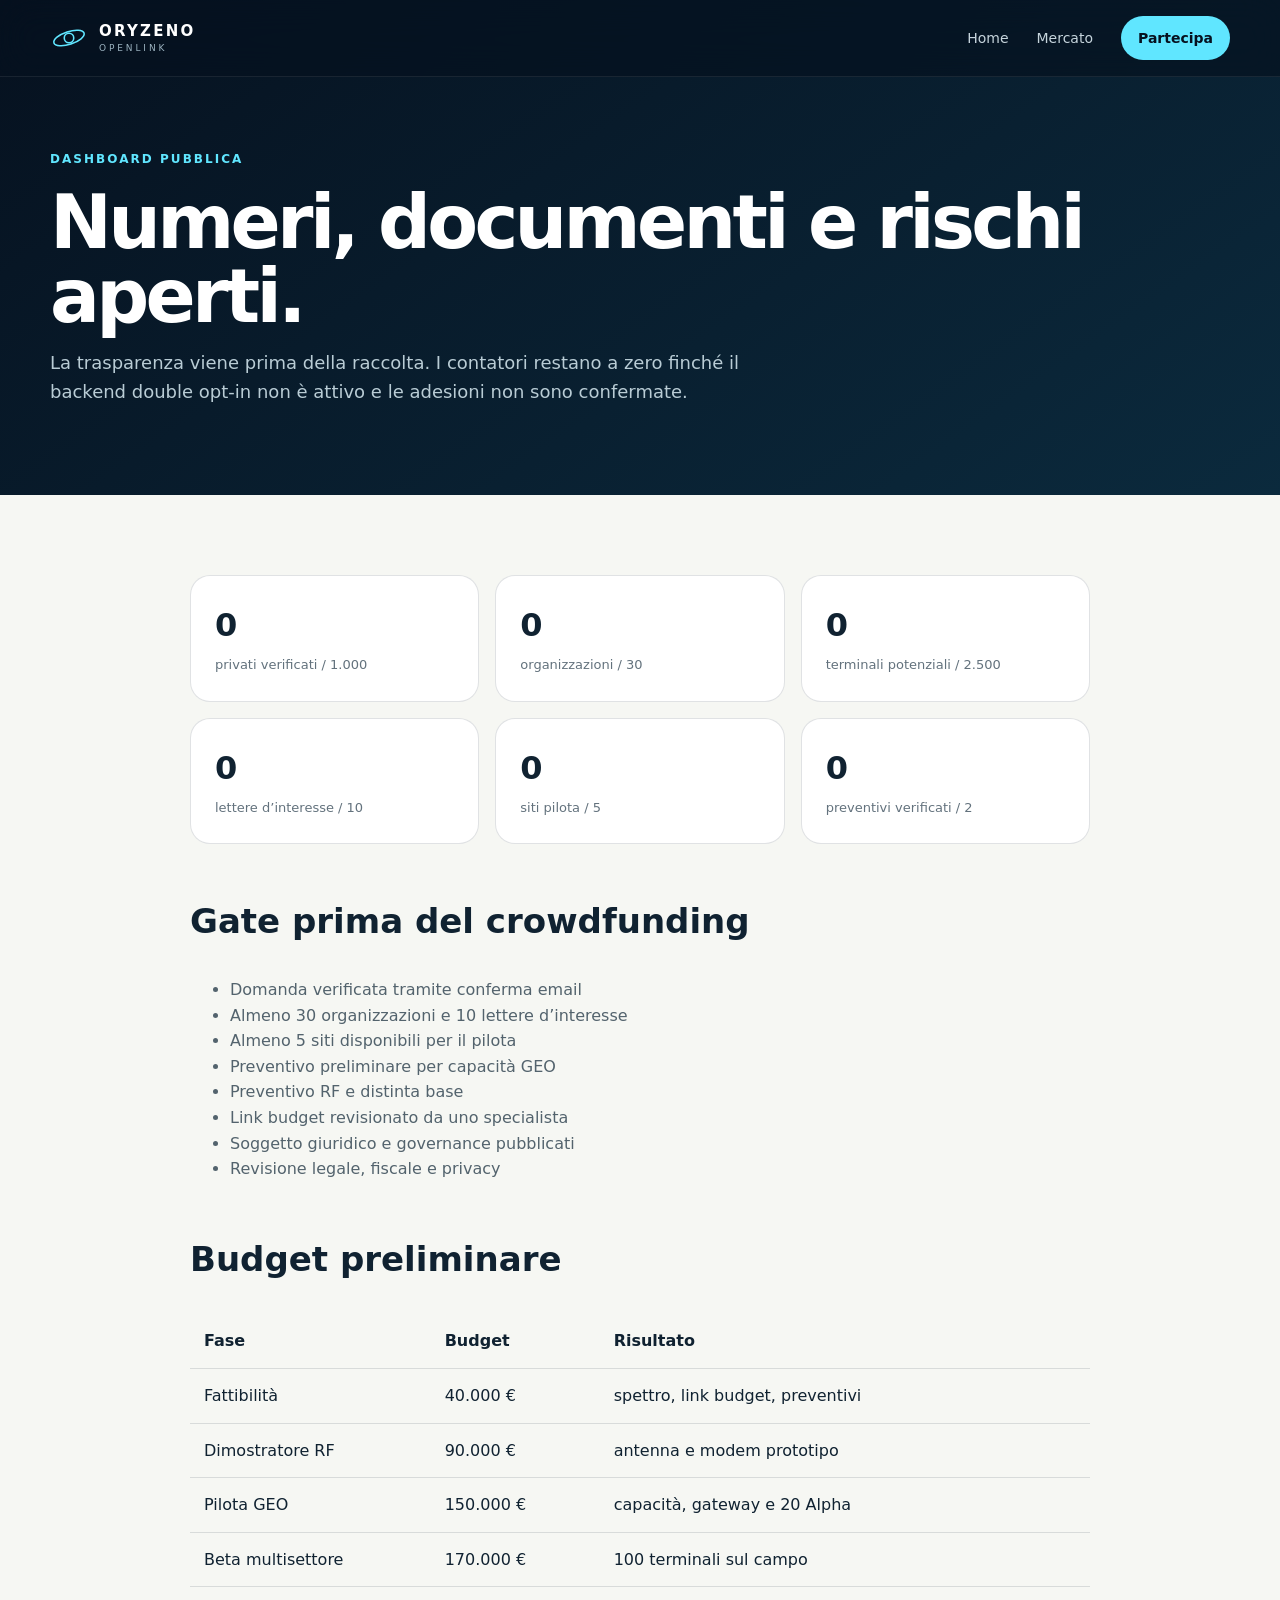
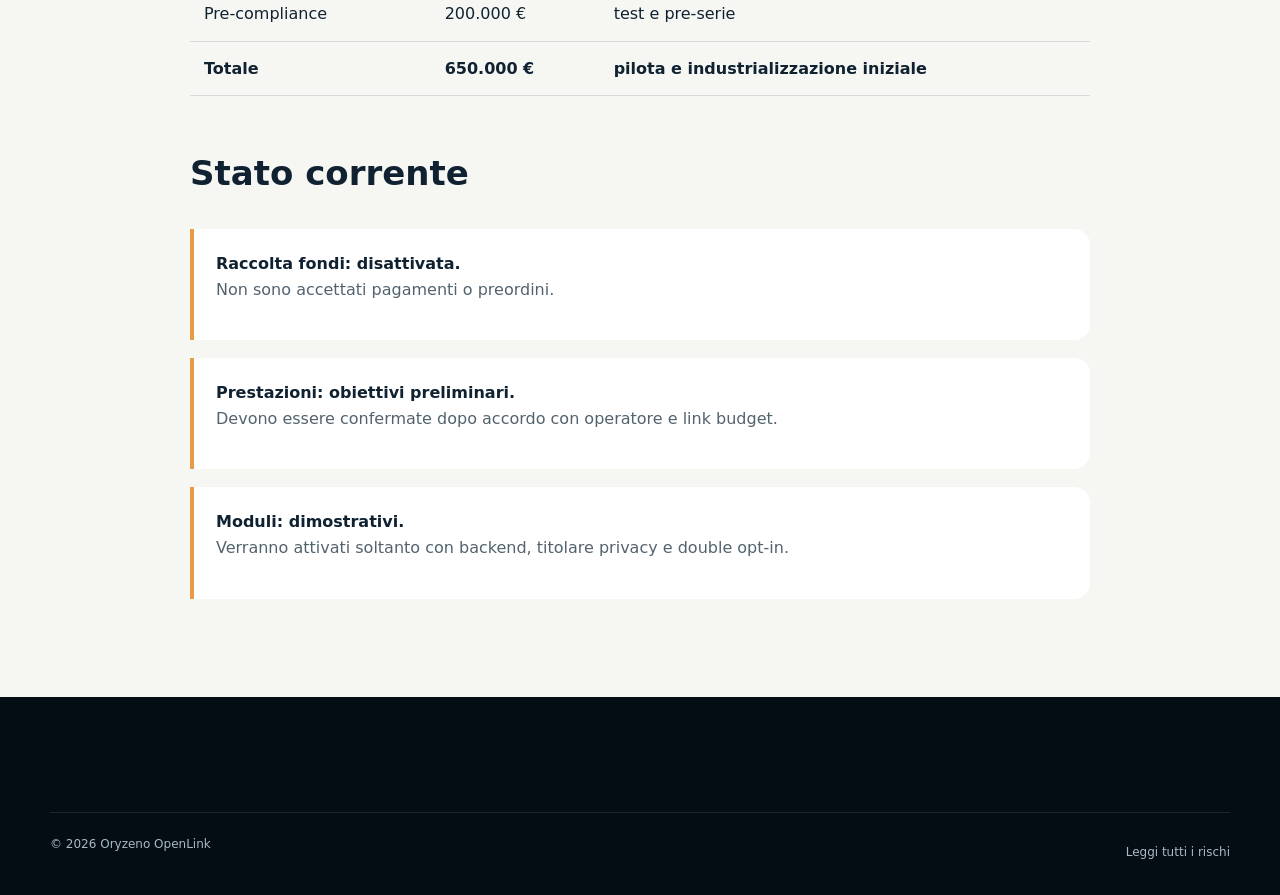
<file: trasparenza.html>
<!doctype html><html lang="it"><head><meta charset="utf-8"><meta name="viewport" content="width=device-width,initial-scale=1"><title>Trasparenza — Oryzeno OpenLink</title><link rel="icon" href="assets/img/favicon.svg"><link rel="stylesheet" href="assets/css/style.css"><script defer src="assets/js/app.js"></script></head><body><header class="header scrolled" data-header><div class="container nav"><a class="logo" href="index.html"><svg viewBox="0 0 48 48"><circle cx="24" cy="24" r="6"/><ellipse cx="24" cy="24" rx="20" ry="8" transform="rotate(-18 24 24)"/></svg><span><strong>ORYZENO</strong><small>OPENLINK</small></span></a><button class="menu" data-menu><i></i><i></i><i></i></button><nav data-nav><a href="index.html">Home</a><a href="mercato.html">Mercato</a><a class="nav-cta" href="manifestazione.html">Partecipa</a></nav></div></header><main><section class="page-hero"><div class="container"><span class="kicker light-kicker">Dashboard pubblica</span><h1>Numeri, documenti e rischi aperti.</h1><p>La trasparenza viene prima della raccolta. I contatori restano a zero finché il backend double opt-in non è attivo e le adesioni non sono confermate.</p></div></section><section class="page"><div class="container content"><div class="dashboard"><div class="metric"><strong data-count="individuals">0</strong><span>privati verificati / 1.000</span></div><div class="metric"><strong data-count="organisations">0</strong><span>organizzazioni / 30</span></div><div class="metric"><strong data-count="devices">0</strong><span>terminali potenziali / 2.500</span></div><div class="metric"><strong data-count="letters">0</strong><span>lettere d’interesse / 10</span></div><div class="metric"><strong data-count="pilots">0</strong><span>siti pilota / 5</span></div><div class="metric"><strong data-count="quotes">0</strong><span>preventivi verificati / 2</span></div></div><h2>Gate prima del crowdfunding</h2><ul><li>Domanda verificata tramite conferma email</li><li>Almeno 30 organizzazioni e 10 lettere d’interesse</li><li>Almeno 5 siti disponibili per il pilota</li><li>Preventivo preliminare per capacità GEO</li><li>Preventivo RF e distinta base</li><li>Link budget revisionato da uno specialista</li><li>Soggetto giuridico e governance pubblicati</li><li>Revisione legale, fiscale e privacy</li></ul><h2>Budget preliminare</h2><table><tr><th>Fase</th><th>Budget</th><th>Risultato</th></tr><tr><td>Fattibilità</td><td>40.000 €</td><td>spettro, link budget, preventivi</td></tr><tr><td>Dimostratore RF</td><td>90.000 €</td><td>antenna e modem prototipo</td></tr><tr><td>Pilota GEO</td><td>150.000 €</td><td>capacità, gateway e 20 Alpha</td></tr><tr><td>Beta multisettore</td><td>170.000 €</td><td>100 terminali sul campo</td></tr><tr><td>Pre-compliance</td><td>200.000 €</td><td>test e pre-serie</td></tr><tr><th>Totale</th><th>650.000 €</th><th>pilota e industrializzazione iniziale</th></tr></table><h2>Stato corrente</h2><div class="risk"><strong>Raccolta fondi: disattivata.</strong><p>Non sono accettati pagamenti o preordini.</p></div><div class="risk"><strong>Prestazioni: obiettivi preliminari.</strong><p>Devono essere confermate dopo accordo con operatore e link budget.</p></div><div class="risk"><strong>Moduli: dimostrativi.</strong><p>Verranno attivati soltanto con backend, titolare privacy e double opt-in.</p></div></div></section></main><footer class="footer"><div class="container footer-bottom"><span>© <span data-year></span> Oryzeno OpenLink</span><a href="rischi.html">Leggi tutti i rischi</a></div></footer></body></html>
</file>
<file: assets/css/style.css>
:root{--navy:#06111f;--navy2:#0b1d2d;--cyan:#60e6ff;--orange:#ffb56b;--green:#64f2a7;--paper:#f6f7f3;--sand:#ece8df;--ink:#102231;--muted:#63727d;--line:rgba(16,34,49,.13);--radius:24px;--shadow:0 26px 80px rgba(4,17,30,.13)}*{box-sizing:border-box}html{scroll-behavior:smooth}body{margin:0;font-family:Inter,ui-sans-serif,system-ui,-apple-system,BlinkMacSystemFont,"Segoe UI",sans-serif;color:var(--ink);background:var(--paper);line-height:1.6}a{color:inherit;text-decoration:none}img,svg{display:block;max-width:100%}.container{width:min(1180px,calc(100% - 40px));margin:auto}.skip{position:fixed;left:16px;top:-60px;background:white;padding:10px 16px;z-index:999}.skip:focus{top:16px}.header{position:fixed;inset:0 0 auto;z-index:100;background:rgba(6,17,31,.66);backdrop-filter:blur(18px);border-bottom:1px solid rgba(255,255,255,.08);transition:.25s}.header.scrolled{background:rgba(6,17,31,.94)}.nav{height:76px;display:flex;align-items:center;justify-content:space-between}.logo{display:flex;align-items:center;gap:11px;color:white}.logo svg{width:38px;height:38px;fill:none;stroke:var(--cyan);stroke-width:2}.logo span{display:grid;line-height:1}.logo strong{font-size:15px;letter-spacing:.15em}.logo small{font-size:9px;letter-spacing:.32em;color:#9db4c1;margin-top:5px}.nav nav{display:flex;align-items:center;gap:28px;color:#c6d4dc;font-size:14px}.nav nav a:hover{color:white}.nav-cta{padding:11px 17px;border-radius:999px;background:var(--cyan);color:var(--navy)!important;font-weight:800}.menu{display:none;background:none;border:0;width:42px;padding:8px}.menu i{display:block;height:2px;background:white;margin:6px}.hero{min-height:820px;background:radial-gradient(circle at 72% 30%,rgba(57,190,225,.18),transparent 30%),linear-gradient(145deg,#06111f,#0a2032 65%,#06111f);color:white;position:relative;overflow:hidden;padding:150px 0 52px}.hero-grid{position:absolute;inset:0;background-image:linear-gradient(rgba(255,255,255,.035) 1px,transparent 1px),linear-gradient(90deg,rgba(255,255,255,.035) 1px,transparent 1px);background-size:54px 54px;mask-image:linear-gradient(to bottom,black,transparent 88%)}.hero-layout{position:relative;display:grid;grid-template-columns:1.05fr .95fr;align-items:center;gap:50px}.status{display:inline-flex;gap:10px;align-items:center;font-size:12px;letter-spacing:.12em;text-transform:uppercase;color:#a9c2cf;border:1px solid rgba(255,255,255,.13);border-radius:999px;padding:8px 12px}.status span{width:8px;height:8px;border-radius:50%;background:var(--green);box-shadow:0 0 16px var(--green)}h1,h2,h3,p{margin-top:0}.hero h1{font-size:clamp(50px,6.2vw,84px);line-height:.98;letter-spacing:-.055em;margin:28px 0}.hero h1 em{font-style:normal;color:var(--cyan)}.hero-copy>p{font-size:19px;color:#b8cad4;max-width:650px}.actions{display:flex;flex-wrap:wrap;gap:12px;margin:32px 0}.btn{display:inline-flex;align-items:center;justify-content:center;min-height:48px;padding:0 22px;border-radius:999px;font-weight:800;border:1px solid transparent;transition:.2s}.btn:hover{transform:translateY(-2px)}.primary{background:var(--cyan);color:var(--navy)}.ghost,.outline{border-color:rgba(255,255,255,.25);color:white}.white{background:white;color:var(--navy)}.hero-metrics{display:grid;grid-template-columns:repeat(3,1fr);gap:12px;margin-top:44px}.hero-metrics div{border-top:1px solid rgba(255,255,255,.16);padding-top:16px}.hero-metrics strong{display:block;font-size:19px}.hero-metrics span{font-size:12px;color:#8fa7b5}.hero-art{position:relative;min-height:560px}.hero-art>svg{position:relative;z-index:2;width:100%;height:100%}.orbit{position:absolute;border:1px solid rgba(96,230,255,.17);border-radius:50%;z-index:1}.orbit-a{width:440px;height:440px;right:20px;top:70px}.orbit-b{width:570px;height:250px;right:-55px;top:175px;transform:rotate(-18deg)}.tag{position:absolute;z-index:3;border:1px solid rgba(255,255,255,.18);background:rgba(5,17,28,.72);backdrop-filter:blur(12px);font-size:11px;color:#bad2dc;padding:8px 11px;border-radius:999px}.t1{right:5%;top:26%}.t2{left:4%;bottom:14%}.t3{right:7%;bottom:25%}.notice{position:relative;margin-top:34px;padding-top:26px;border-top:1px solid rgba(255,255,255,.14);display:flex;gap:24px;color:#a9bdc7}.notice strong{color:white;white-space:nowrap}.ticker{overflow:hidden;background:var(--cyan);color:var(--navy);font-weight:900;letter-spacing:.09em;font-size:13px;white-space:nowrap;padding:14px 0}.ticker div{width:max-content;animation:ticker 30s linear infinite}@keyframes ticker{to{transform:translateX(-50%)}}.section{padding:110px 0}.light{background:var(--paper)}.sand{background:var(--sand)}.dark{background:var(--navy);color:white}.heading{margin-bottom:52px}.heading.split{display:grid;grid-template-columns:1.3fr .7fr;gap:80px;align-items:end}.heading.center{text-align:center;max-width:760px;margin:0 auto 54px}.kicker{display:block;color:#197c96;font-size:12px;letter-spacing:.17em;text-transform:uppercase;font-weight:900;margin-bottom:13px}.light-kicker{color:var(--cyan)}.heading h2,.device-copy h2,.evidence h2,.cta h2{font-size:clamp(36px,4.4vw,61px);line-height:1.04;letter-spacing:-.045em;margin-bottom:18px}.heading p,.device-copy>p{color:var(--muted);font-size:17px}.cards{display:grid;gap:18px}.cards.four{grid-template-columns:repeat(4,1fr)}.card{position:relative;padding:30px;border:1px solid var(--line);border-radius:var(--radius);background:rgba(255,255,255,.72);min-height:300px}.card b{position:absolute;right:24px;top:20px;color:#93a1aa}.card .icon{width:58px;height:58px;border-radius:18px;display:grid;place-items:center;background:#e9f7f9;color:#08758e;font-size:26px;margin:26px 0 38px}.card h3{font-size:22px;margin-bottom:12px}.card p{color:var(--muted)}.card.accent{background:var(--navy);color:white}.card.accent p{color:#a8bdc8}.card.accent .icon{background:rgba(96,230,255,.12);color:var(--cyan)}.use-grid{display:grid;grid-template-columns:repeat(3,1fr);gap:18px}.use{min-height:330px;border-radius:var(--radius);padding:30px;color:white;display:flex;flex-direction:column;justify-content:flex-end;position:relative;overflow:hidden;background:#173247;box-shadow:var(--shadow)}.use:before{content:"";position:absolute;inset:0;background:linear-gradient(to top,rgba(4,13,23,.88),rgba(4,13,23,.08))}.use>*{position:relative}.use.large{grid-column:span 2}.use span{font-size:11px;font-weight:900;letter-spacing:.17em;color:var(--cyan)}.use h3{font-size:28px;margin:9px 0 7px}.use p{color:#c0d0d8;max-width:520px;margin:0}.solar{background:linear-gradient(140deg,#38596d,#d08b4b)}.weather{background:linear-gradient(140deg,#5e7789,#18364d)}.cam{background:linear-gradient(140deg,#27364f,#845a7a)}.fire{background:linear-gradient(140deg,#331816,#bc5d2f)}.refuge{background:linear-gradient(140deg,#273b3a,#6e806b)}.telecom{background:linear-gradient(140deg,#142e4b,#197f91)}.device-layout{display:grid;grid-template-columns:1fr 1fr;gap:90px;align-items:center}.device-visual{position:relative;min-height:520px;display:grid;place-items:center}.device-box{width:min(430px,90%);aspect-ratio:1.3;border-radius:40px;background:linear-gradient(140deg,#17364c,#091725);border:3px solid #416b83;box-shadow:0 45px 90px rgba(0,0,0,.38);position:relative;transform:perspective(900px) rotateX(55deg) rotateZ(-12deg)}.panel-grid{position:absolute;inset:32px;border:1px solid rgba(96,230,255,.4);background-image:linear-gradient(rgba(96,230,255,.15) 1px,transparent 1px),linear-gradient(90deg,rgba(96,230,255,.15) 1px,transparent 1px);background-size:42px 42px;border-radius:24px}.led{position:absolute;width:10px;height:10px;border-radius:50%;background:var(--green);right:42px;bottom:34px;box-shadow:0 0 18px var(--green)}.device-name{position:absolute;left:40px;bottom:30px;font-size:13px;letter-spacing:.16em;color:#b2cad6}.dimension{position:absolute;color:#90a7b4;font-size:12px;letter-spacing:.12em}.dimension.horizontal{bottom:26px}.dimension.vertical{left:0;transform:rotate(-90deg)}.specs{display:grid;grid-template-columns:1fr 1fr;gap:12px;margin:32px 0}.specs div{border:1px solid rgba(255,255,255,.13);border-radius:18px;padding:18px}.specs strong{display:block;color:var(--cyan);font-size:20px}.specs span{font-size:12px;color:#91a7b3}.checks{list-style:none;padding:0;margin:0}.checks li{padding:10px 0 10px 26px;border-bottom:1px solid rgba(255,255,255,.09);position:relative;color:#bed0d8}.checks li:before{content:"✓";position:absolute;left:0;color:var(--green)}.steps{display:grid;grid-template-columns:repeat(4,1fr);gap:18px}.step{background:white;border:1px solid var(--line);border-radius:var(--radius);padding:28px;position:relative}.step>b{position:absolute;right:22px;top:18px;color:#9aa5ac}.step>div{font-size:32px;color:#18839b;margin-bottom:35px}.step h3{font-size:22px}.step p{color:var(--muted)}.dual{display:grid;grid-template-columns:1fr 1fr;gap:20px}.plan{border-radius:30px;padding:42px;min-height:510px;display:flex;flex-direction:column}.plan>span{font-size:11px;letter-spacing:.17em;font-weight:900}.plan h3{font-size:36px;line-height:1.05;margin:24px 0 16px}.plan p{font-size:17px}.plan ul{padding-left:20px;flex:1}.plan li{margin:10px 0}.plan a{font-weight:900}.pro{background:var(--navy);color:white}.pro>span,.pro a{color:var(--cyan)}.pro p,.pro li{color:#b4c8d2}.commons{background:#dff6e9;color:#123628}.commons>span,.commons a{color:#177b4d}.evidence{background:linear-gradient(130deg,#071321,#102e40);color:white}.evidence-layout{display:grid;grid-template-columns:.8fr 1.2fr;gap:70px;align-items:center}.evidence p{color:#acc1cc}.gate{background:rgba(255,255,255,.07);border:1px solid rgba(255,255,255,.13);border-radius:28px;padding:30px}.gate-head{display:flex;justify-content:space-between}.bar{height:8px;background:rgba(255,255,255,.09);border-radius:999px;margin:16px 0 28px;overflow:hidden}.bar i{display:block;width:0;height:100%;background:linear-gradient(90deg,var(--cyan),var(--green));transition:1s}.gate-grid{display:grid;grid-template-columns:repeat(3,1fr);gap:12px}.gate-grid div{padding:18px;background:rgba(255,255,255,.055);border-radius:16px}.gate-grid strong{display:block;font-size:24px;color:var(--cyan)}.gate-grid span{font-size:11px;color:#a8bec8}.roadmap{border-top:1px solid var(--line)}.roadmap article{display:grid;grid-template-columns:60px 1fr 110px;gap:24px;align-items:center;padding:25px 0;border-bottom:1px solid var(--line)}.roadmap article>b{width:42px;height:42px;border-radius:50%;display:grid;place-items:center;background:var(--navy);color:white}.roadmap article span{font-size:10px;letter-spacing:.14em;color:#75848c}.roadmap article h3{margin:2px 0;font-size:21px}.roadmap article p{margin:0;color:var(--muted)}.roadmap article>strong{text-align:right;color:#167d95}.cta{padding:40px 0 100px}.cta-box{background:linear-gradient(130deg,#0b1c2d,#137389);border-radius:34px;color:white;padding:55px;display:flex;justify-content:space-between;gap:45px;align-items:center;box-shadow:var(--shadow)}.cta-box>div:last-child{display:flex;gap:12px;flex-wrap:wrap}.footer{background:#040c14;color:#a7bbc5;padding:70px 0 25px}.footer-grid{display:grid;grid-template-columns:2fr repeat(3,1fr);gap:45px}.footer h4{color:white;margin-bottom:15px}.footer a{display:block;margin:8px 0}.footer .logo{display:flex}.footer-bottom{display:flex;justify-content:space-between;border-top:1px solid rgba(255,255,255,.1);padding-top:22px;margin-top:45px;font-size:12px}.page-hero{padding:150px 0 70px;background:linear-gradient(145deg,#06111f,#0b2a3d);color:white}.page-hero h1{font-size:clamp(45px,6vw,74px);line-height:1;letter-spacing:-.05em;margin:16px 0}.page-hero p{max-width:760px;color:#b9ccd5;font-size:18px}.page{padding:80px 0}.content{max-width:900px}.content h2{font-size:34px;margin-top:50px}.content h3{font-size:23px;margin-top:32px}.content p,.content li{color:#53636d}.content table{width:100%;border-collapse:collapse;margin:25px 0}.content th,.content td{text-align:left;padding:14px;border-bottom:1px solid var(--line)}.content th{color:var(--ink)}.form-shell{max-width:900px;margin:auto}.form-tabs{display:flex;gap:8px;margin-bottom:28px;flex-wrap:wrap}.form-tabs button{border:1px solid var(--line);background:white;padding:12px 18px;border-radius:999px;font-weight:800;cursor:pointer}.form-tabs button.active{background:var(--navy);color:white}.interest-form{display:none;background:white;border:1px solid var(--line);border-radius:28px;padding:34px;box-shadow:var(--shadow)}.interest-form.active{display:block}.form-grid{display:grid;grid-template-columns:1fr 1fr;gap:18px}.field{display:grid;gap:7px}.field.full{grid-column:1/-1}.field label{font-weight:750;font-size:13px}.field input,.field select,.field textarea{width:100%;border:1px solid #cfd7db;border-radius:12px;padding:13px;background:white;font:inherit}.field textarea{min-height:120px;resize:vertical}.checkline{display:flex;gap:10px;align-items:flex-start;font-size:13px;color:#53636d;margin:16px 0}.checkline input{margin-top:5px}.form-note{background:#edf7f8;border-radius:16px;padding:15px;color:#41606b;font-size:13px}.submit{border:0;background:var(--cyan);color:var(--navy);padding:14px 22px;border-radius:999px;font-weight:900;cursor:pointer}.dashboard{display:grid;grid-template-columns:repeat(3,1fr);gap:16px}.metric{background:white;border:1px solid var(--line);border-radius:20px;padding:24px}.metric strong{font-size:32px;display:block}.metric span{color:var(--muted);font-size:13px}.risk{border-left:4px solid #e69b45;background:white;padding:22px;margin:18px 0;border-radius:0 16px 16px 0}.reveal{opacity:0;transform:translateY(24px);transition:.7s ease}.reveal.visible{opacity:1;transform:none}@media(max-width:920px){.nav nav{display:none;position:absolute;top:76px;left:20px;right:20px;background:#0a1a29;padding:20px;border-radius:20px;flex-direction:column;align-items:stretch}.nav nav.open{display:flex}.menu{display:block}.hero-layout,.device-layout,.evidence-layout,.heading.split{grid-template-columns:1fr}.hero-art{min-height:440px}.cards.four,.steps{grid-template-columns:1fr 1fr}.use-grid{grid-template-columns:1fr 1fr}.use.large{grid-column:span 2}.footer-grid{grid-template-columns:1fr 1fr}.cta-box{display:block}.cta-box>div:last-child{margin-top:25px}.heading.split{gap:20px}.device-layout{gap:35px}}@media(max-width:620px){.container{width:min(100% - 28px,1180px)}.hero{padding-top:125px}.hero h1{font-size:47px}.hero-metrics{grid-template-columns:1fr}.hero-art{min-height:350px}.tag{display:none}.notice{display:block}.cards.four,.use-grid,.steps,.dual,.gate-grid,.dashboard,.form-grid,.footer-grid{grid-template-columns:1fr}.use.large{grid-column:auto}.section{padding:76px 0}.device-visual{min-height:360px}.plan{padding:28px;min-height:auto}.roadmap article{grid-template-columns:48px 1fr}.roadmap article>strong{grid-column:2;text-align:left}.cta-box{padding:34px 25px}.footer-bottom{display:block}.form-shell{padding:0}.interest-form{padding:22px}.page-hero{padding-top:125px}}@media(prefers-reduced-motion:reduce){*{scroll-behavior:auto!important;animation:none!important;transition:none!important}.reveal{opacity:1;transform:none}}
</file>
